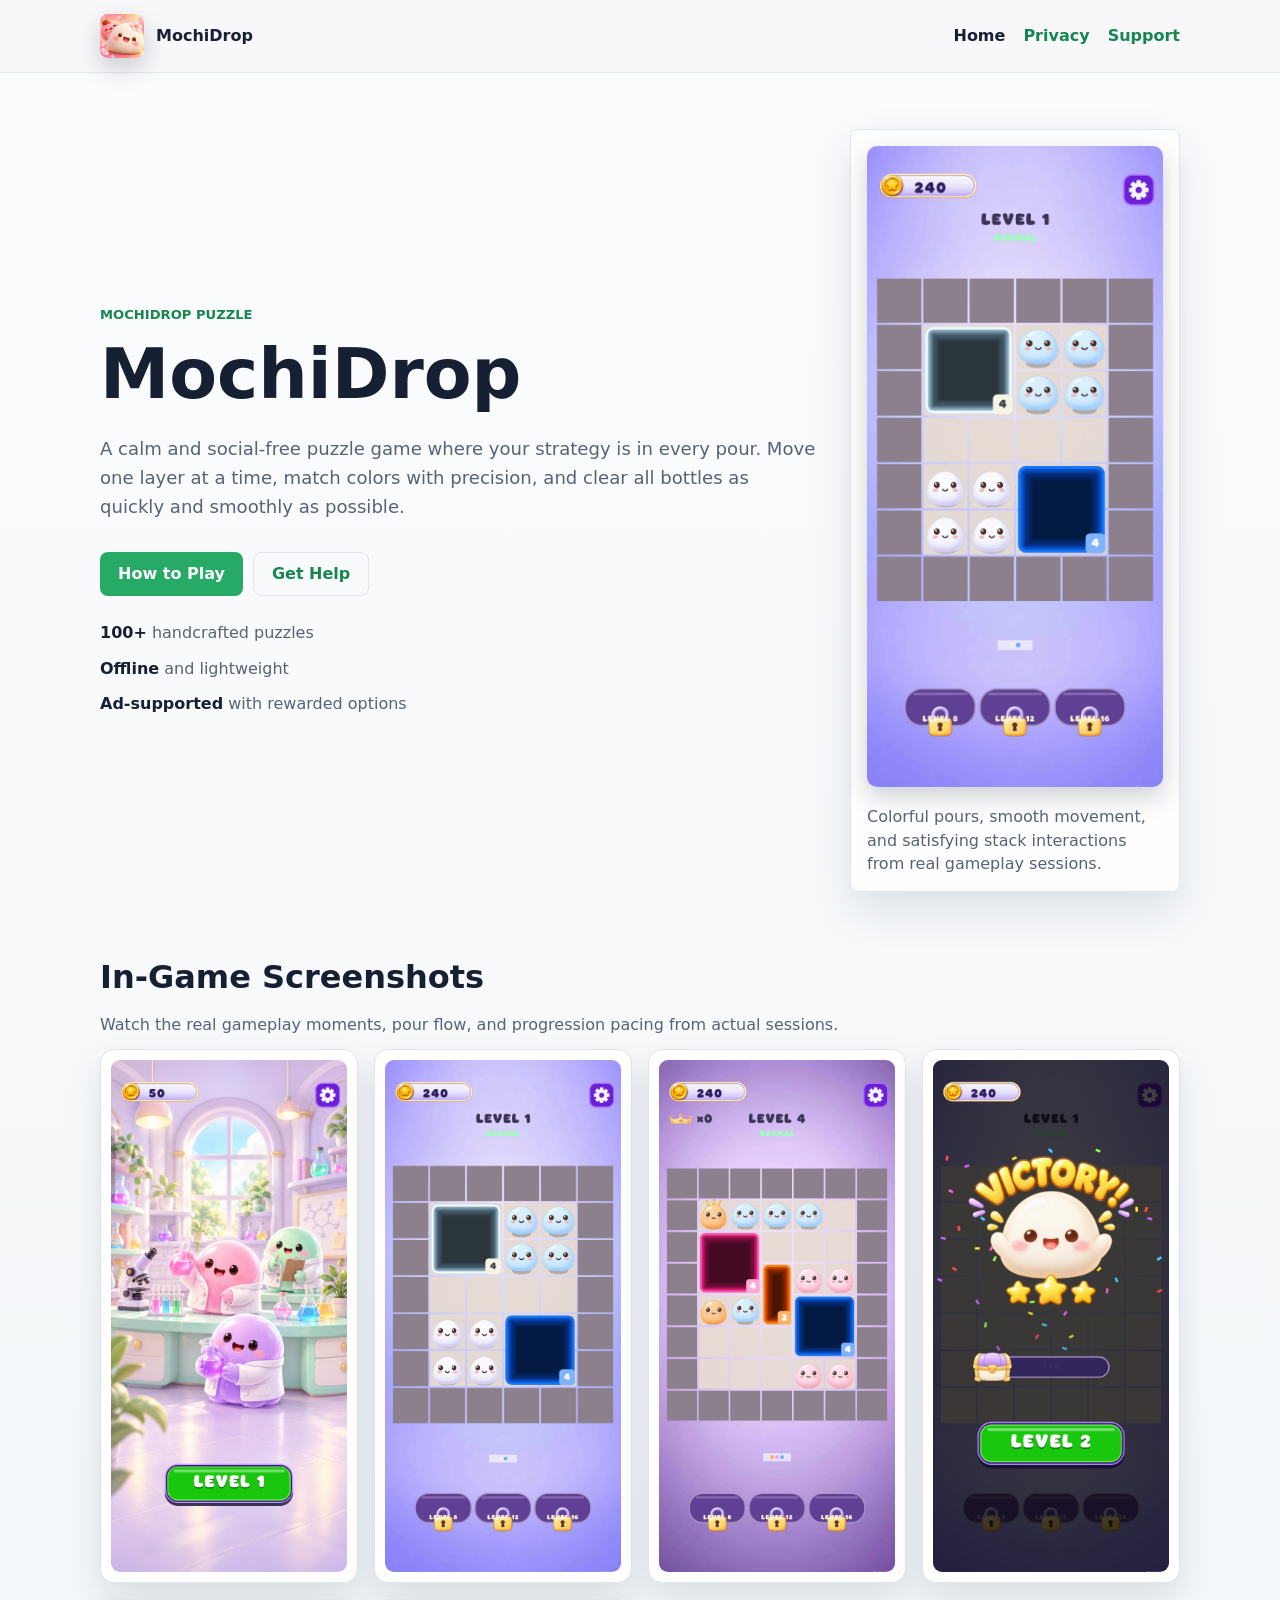
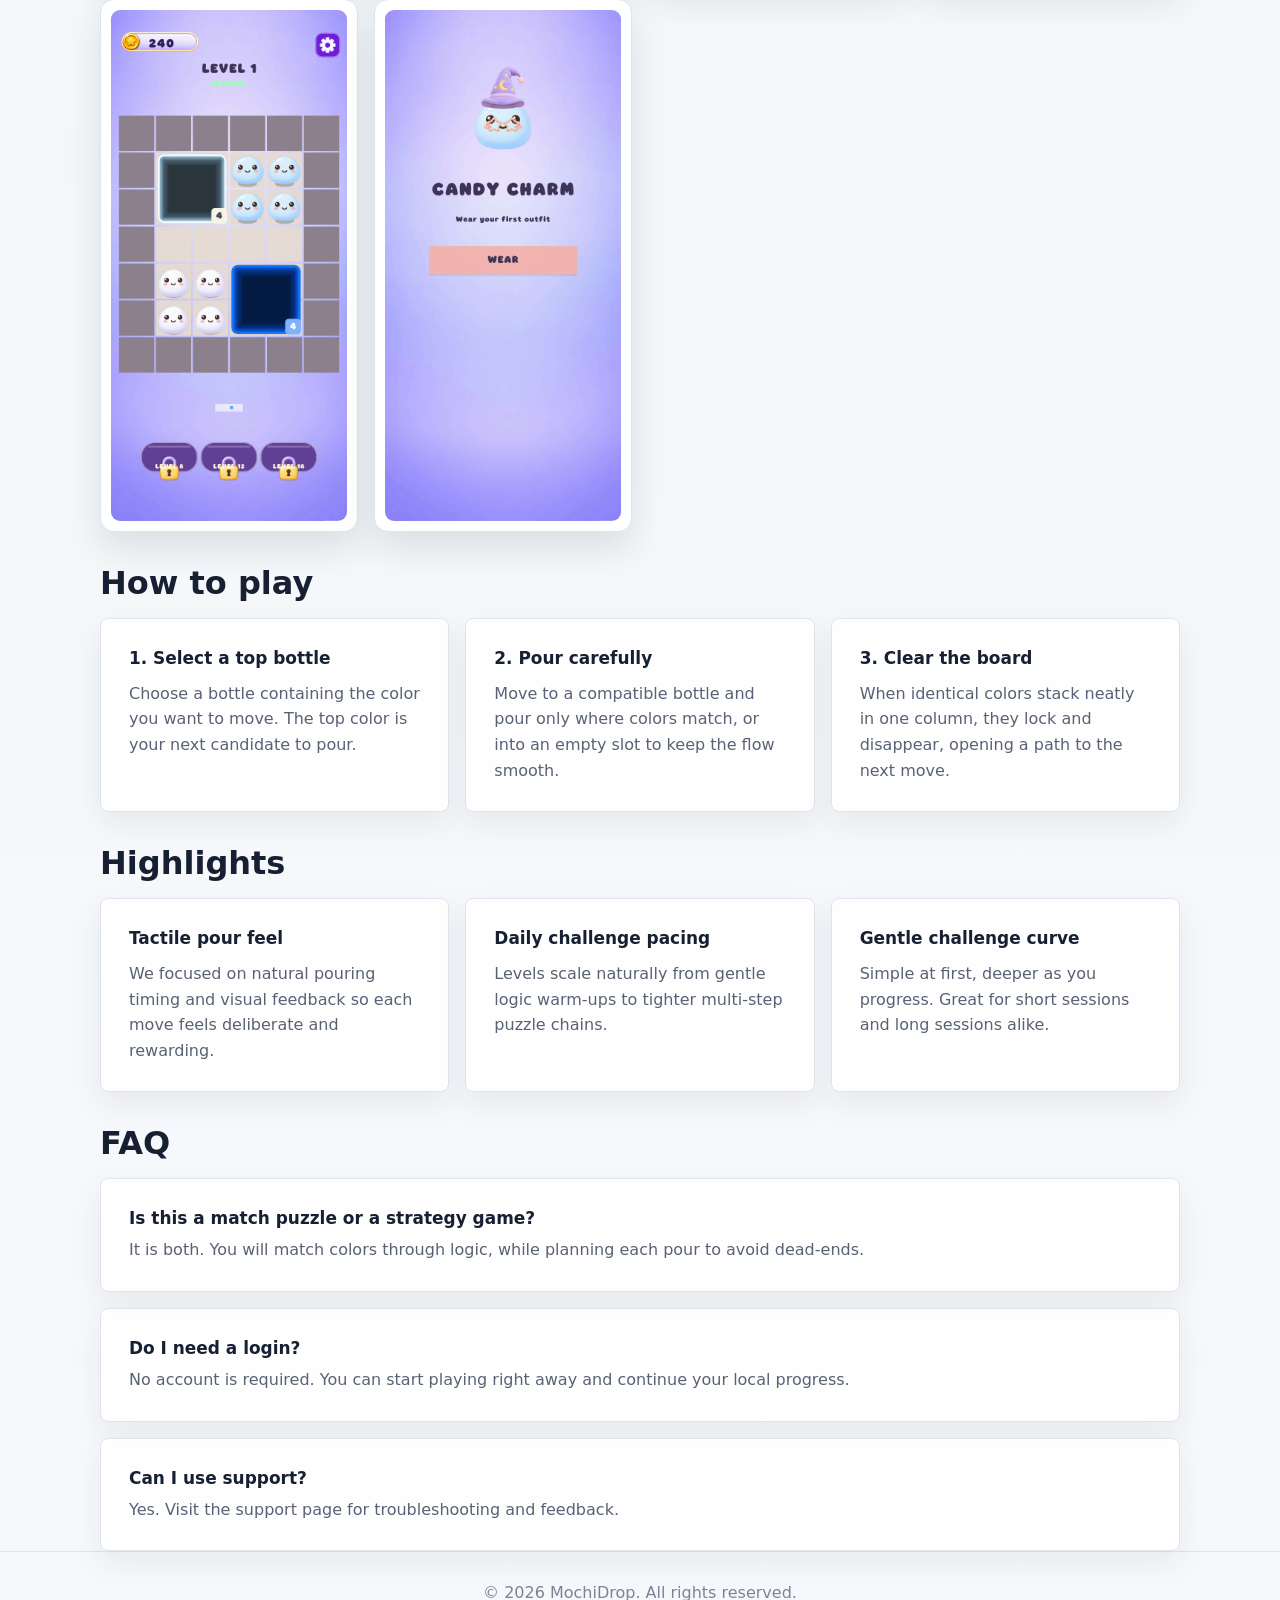
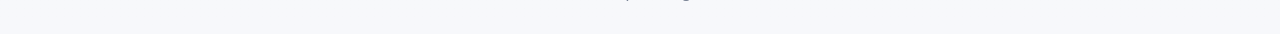
<file: index.html>
<!doctype html>
<html lang="en">
<head>
  <meta charset="utf-8">
  <meta name="viewport" content="width=device-width, initial-scale=1">
  <meta name="robots" content="index,follow">
  <meta name="description" content="MochiDrop - a calm, tactile puzzle game with colorful pours and satisfying matches.">
  <title>MochiDrop | Puzzle Game</title>
  <link rel="icon" href="assets/app-icon.png">
  <link rel="apple-touch-icon" href="assets/app-icon.png">
  <link rel="stylesheet" href="assets/styles.css">
</head>
<body>
  <header class="site-header">
    <nav class="top-nav" aria-label="Page navigation">
      <a class="brand" href="index.html" aria-label="MochiDrop">
        <img src="assets/app-icon.png" alt="" width="44" height="44">
        <span>MochiDrop</span>
      </a>
      <div class="nav-links">
        <a href="index.html" aria-current="page">Home</a>
        <a href="privacy.html">Privacy</a>
        <a href="support/">Support</a>
      </div>
    </nav>
  </header>

  <main>
    <section class="hero landing-hero">
      <div class="hero-copy">
        <p class="eyebrow">MochiDrop Puzzle</p>
        <h1>MochiDrop</h1>
        <p class="lead">
          A calm and social-free puzzle game where your strategy is in every pour. Move one layer at a time,
          match colors with precision, and clear all bottles as quickly and smoothly as possible.
        </p>
        <div class="cta-row">
          <a class="button-link" href="#how-to-play">How to Play</a>
          <a class="button-link button-link--ghost" href="support/">Get Help</a>
        </div>
        <ul class="stat-list" aria-label="Game highlights">
          <li><strong>100+</strong> handcrafted puzzles</li>
          <li><strong>Offline</strong> and lightweight</li>
          <li><strong>Ad-supported</strong> with rewarded options</li>
        </ul>
      </div>
      <div class="hero-badge landing-preview" aria-label="Game cover and preview">
        <figure class="hero-shot">
          <img src="assets/screenshots/6.png" alt="MochiDrop gameplay screenshot" loading="eager">
        </figure>
        <p>Colorful pours, smooth movement, and satisfying stack interactions from real gameplay sessions.</p>
      </div>
    </section>

    <section class="section-block">
      <div class="section-header">
        <h2>In-Game Screenshots</h2>
      </div>
      <p class="section-intro">Watch the real gameplay moments, pour flow, and progression pacing from actual sessions.</p>
      <div class="screenshot-rail" role="list" aria-label="MochiDrop screenshot gallery">
        <figure class="screenshot-card">
          <img src="assets/screenshots/1.png" alt="MochiDrop gameplay shot with colorful stacks" loading="lazy">
        </figure>
        <figure class="screenshot-card">
          <img src="assets/screenshots/2.png" alt="MochiDrop puzzle move and matching colors" loading="lazy">
        </figure>
        <figure class="screenshot-card">
          <img src="assets/screenshots/3.png" alt="MochiDrop strategy and bottle state management" loading="lazy">
        </figure>
        <figure class="screenshot-card">
          <img src="assets/screenshots/5.png" alt="MochiDrop level progress and win state" loading="lazy">
        </figure>
        <figure class="screenshot-card">
          <img src="assets/screenshots/6.png" alt="MochiDrop dynamic pour movement effect" loading="lazy">
        </figure>
        <figure class="screenshot-card">
          <img src="assets/screenshots/7.png" alt="MochiDrop puzzle solving scene" loading="lazy">
        </figure>
      </div>
    </section>

    <section id="how-to-play" class="section-block">
      <div class="section-header">
        <h2>How to play</h2>
      </div>
      <div class="feature-grid">
        <article class="policy-section">
          <h3>1. Select a top bottle</h3>
          <p>Choose a bottle containing the color you want to move. The top color is your next candidate to pour.</p>
        </article>
        <article class="policy-section">
          <h3>2. Pour carefully</h3>
          <p>Move to a compatible bottle and pour only where colors match, or into an empty slot to keep the flow smooth.</p>
        </article>
        <article class="policy-section">
          <h3>3. Clear the board</h3>
          <p>When identical colors stack neatly in one column, they lock and disappear, opening a path to the next move.</p>
        </article>
      </div>
    </section>

    <section class="section-block">
      <div class="section-header">
        <h2>Highlights</h2>
      </div>
      <div class="feature-grid">
        <article class="policy-section">
          <h3>Tactile pour feel</h3>
          <p>We focused on natural pouring timing and visual feedback so each move feels deliberate and rewarding.</p>
        </article>
        <article class="policy-section">
          <h3>Daily challenge pacing</h3>
          <p>Levels scale naturally from gentle logic warm-ups to tighter multi-step puzzle chains.</p>
        </article>
        <article class="policy-section">
          <h3>Gentle challenge curve</h3>
          <p>Simple at first, deeper as you progress. Great for short sessions and long sessions alike.</p>
        </article>
      </div>
    </section>

    <section class="section-block">
      <div class="section-header">
        <h2>FAQ</h2>
      </div>
      <div class="faq-list">
        <article class="policy-section">
          <h3>Is this a match puzzle or a strategy game?</h3>
          <p>It is both. You will match colors through logic, while planning each pour to avoid dead-ends.</p>
        </article>
        <article class="policy-section">
          <h3>Do I need a login?</h3>
          <p>No account is required. You can start playing right away and continue your local progress.</p>
        </article>
        <article class="policy-section">
          <h3>Can I use support?</h3>
          <p>Yes. Visit the support page for troubleshooting and feedback.</p>
        </article>
      </div>
    </section>
  </main>

  <footer class="site-footer">
    <p>© 2026 MochiDrop. All rights reserved.</p>
  </footer>
</body>
</html>
</file>
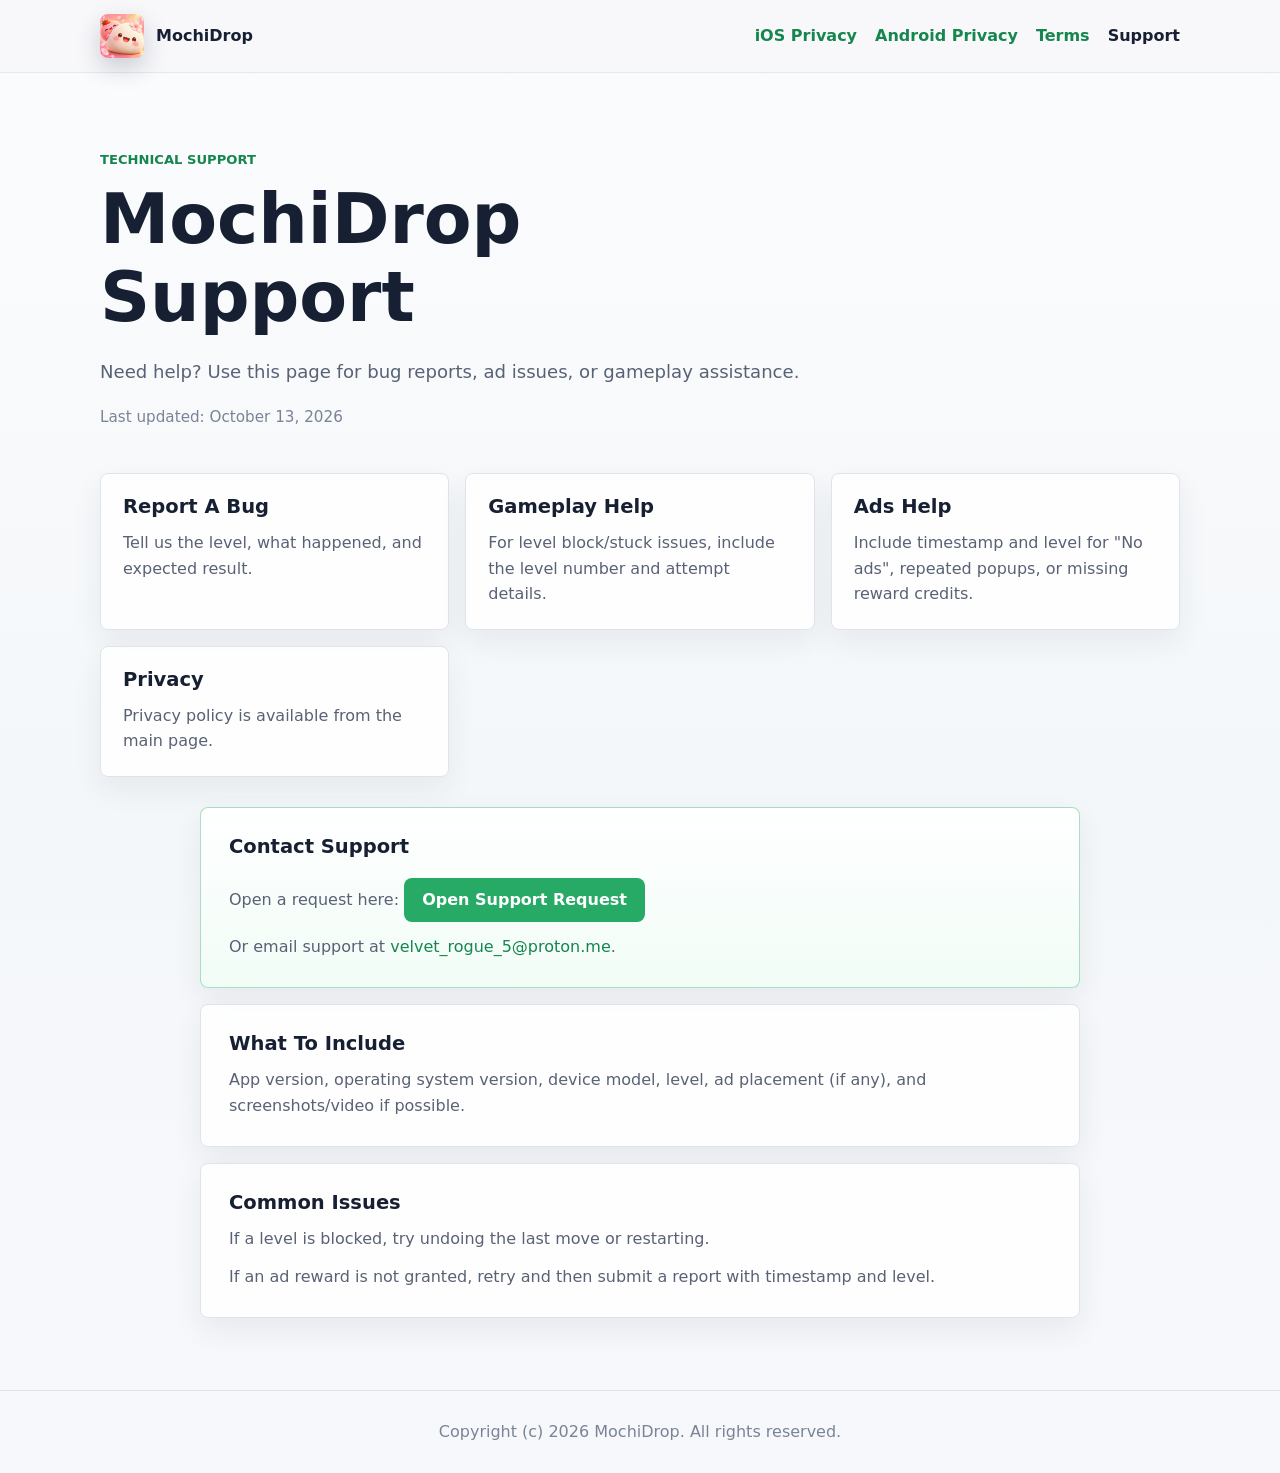
<file: support/index.html>
<!doctype html>
<html lang="en">
<head>
  <meta charset="utf-8">
  <meta name="viewport" content="width=device-width, initial-scale=1">
  <meta name="robots" content="index,follow">
  <meta name="description" content="Technical support page for MochiDrop.">
  <title>Support | MochiDrop</title>
  <link rel="icon" href="../assets/app-icon.png">
  <link rel="apple-touch-icon" href="../assets/app-icon.png">
  <link rel="stylesheet" href="../assets/styles.css">
</head>
<body>
  <header class="site-header">
    <nav class="top-nav" aria-label="Page navigation">
      <a class="brand" href="../privacy.html" aria-label="MochiDrop">
        <img src="../assets/app-icon.png" alt="" width="44" height="44">
        <span>MochiDrop</span>
      </a>
      <div class="nav-links">
        <a href="../privacy.html">iOS Privacy</a>
        <a href="../android_privacy_policy.html">Android Privacy</a>
        <a href="../android_terms_of_use.html">Terms</a>
        <a href="./" aria-current="page">Support</a>
      </div>
    </nav>
  </header>

  <main>
    <section class="hero support-hero">
      <div class="hero-copy">
        <p class="eyebrow">Technical Support</p>
        <h1>MochiDrop Support</h1>
        <p class="lead">Need help? Use this page for bug reports, ad issues, or gameplay assistance.</p>
        <p class="updated">Last updated: October 13, 2026</p>
      </div>
    </section>

    <section class="summary-grid" aria-label="Support quick links">
      <article>
        <h2>Report A Bug</h2>
        <p>Tell us the level, what happened, and expected result.</p>
      </article>
      <article>
        <h2>Gameplay Help</h2>
        <p>For level block/stuck issues, include the level number and attempt details.</p>
      </article>
      <article>
        <h2>Ads Help</h2>
        <p>Include timestamp and level for "No ads", repeated popups, or missing reward credits.</p>
      </article>
      <article>
        <h2>Privacy</h2>
        <p>Privacy policy is available from the main page.</p>
      </article>
    </section>

    <section class="policy support-content">
      <article class="policy-section contact-panel">
        <h2>Contact Support</h2>
        <p>
          Open a request here:
          <a class="button-link" href="mailto:velvet_rogue_5@proton.me" rel="noopener">Open Support Request</a>
        </p>
        <p>
          Or email support at
          <a href="mailto:velvet_rogue_5@proton.me">velvet_rogue_5@proton.me</a>.
        </p>
      </article>

      <article class="policy-section">
        <h2>What To Include</h2>
        <p>App version, operating system version, device model, level, ad placement (if any), and screenshots/video if possible.</p>
      </article>

      <article class="policy-section">
        <h2>Common Issues</h2>
        <p>If a level is blocked, try undoing the last move or restarting.</p>
        <p>If an ad reward is not granted, retry and then submit a report with timestamp and level.</p>
      </article>
    </section>
  </main>

  <footer class="site-footer">
    <p>Copyright (c) 2026 MochiDrop. All rights reserved.</p>
  </footer>
</body>
</html>
</file>
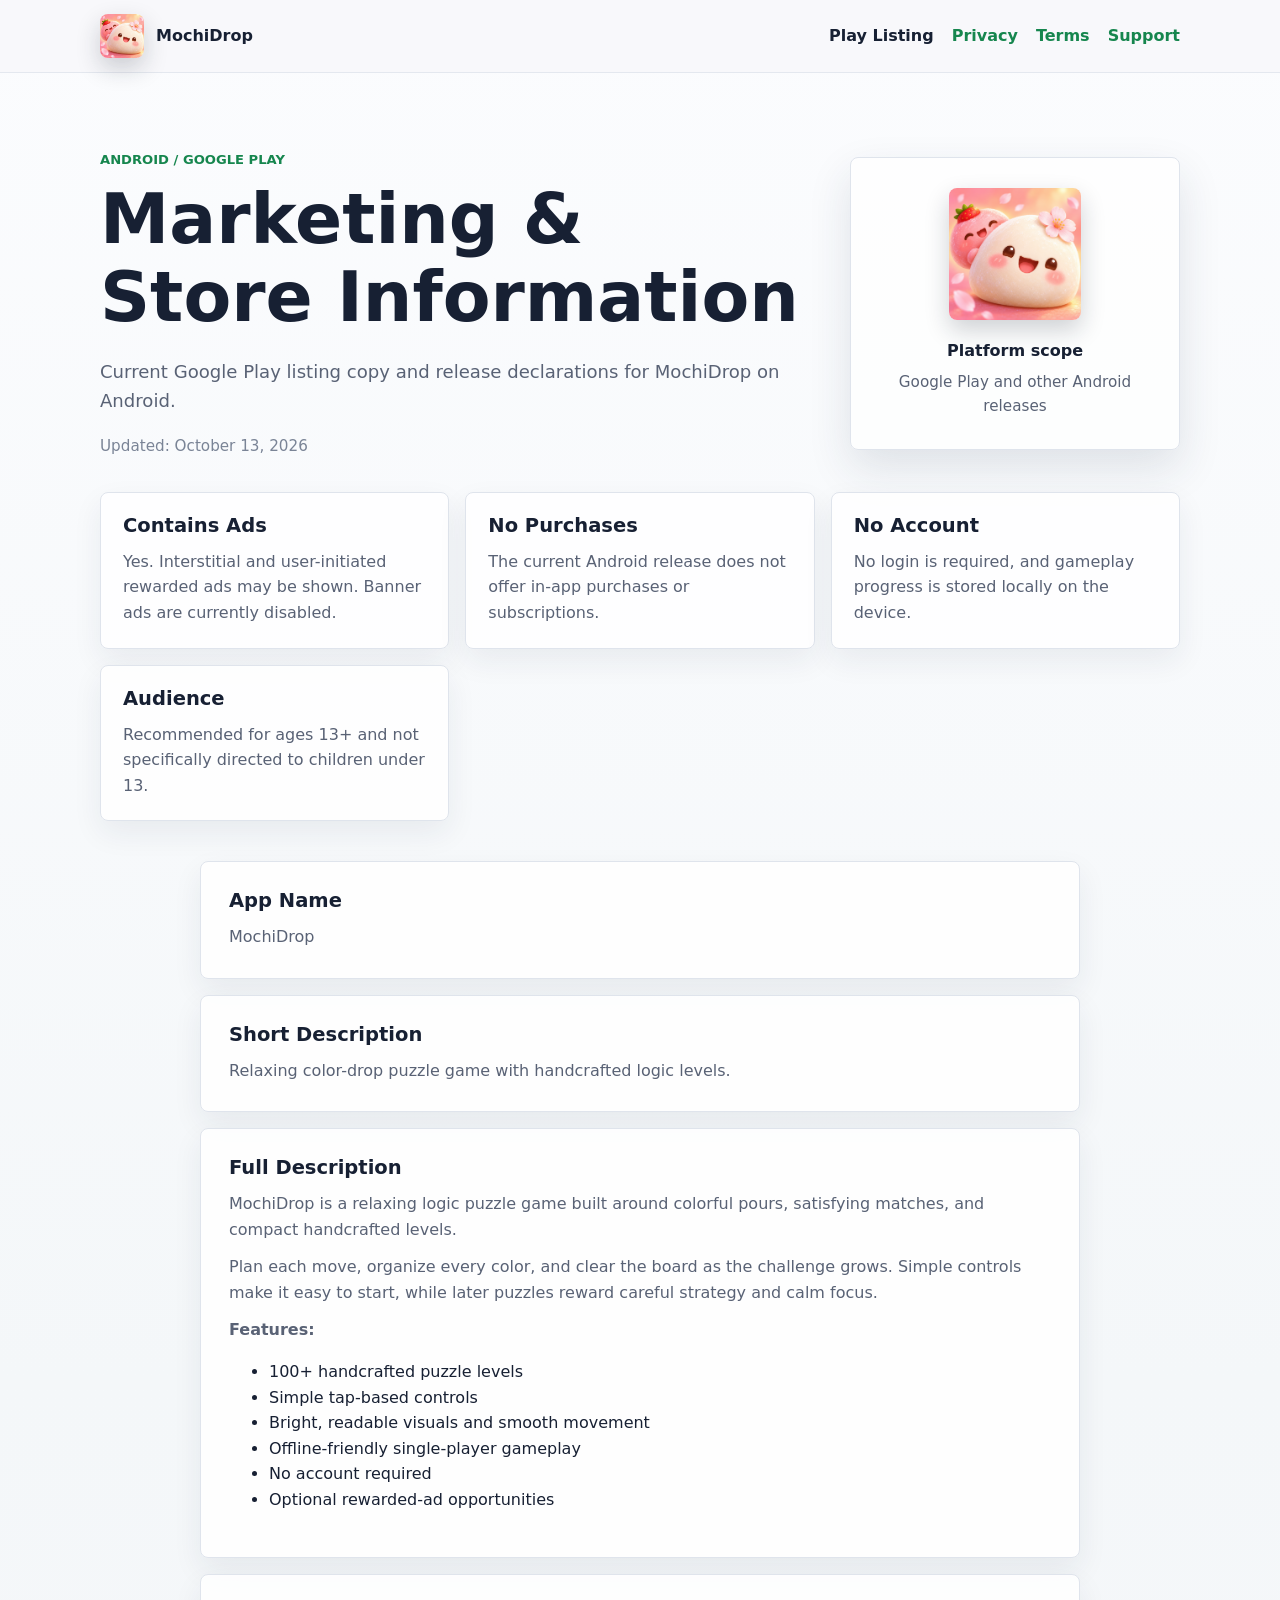
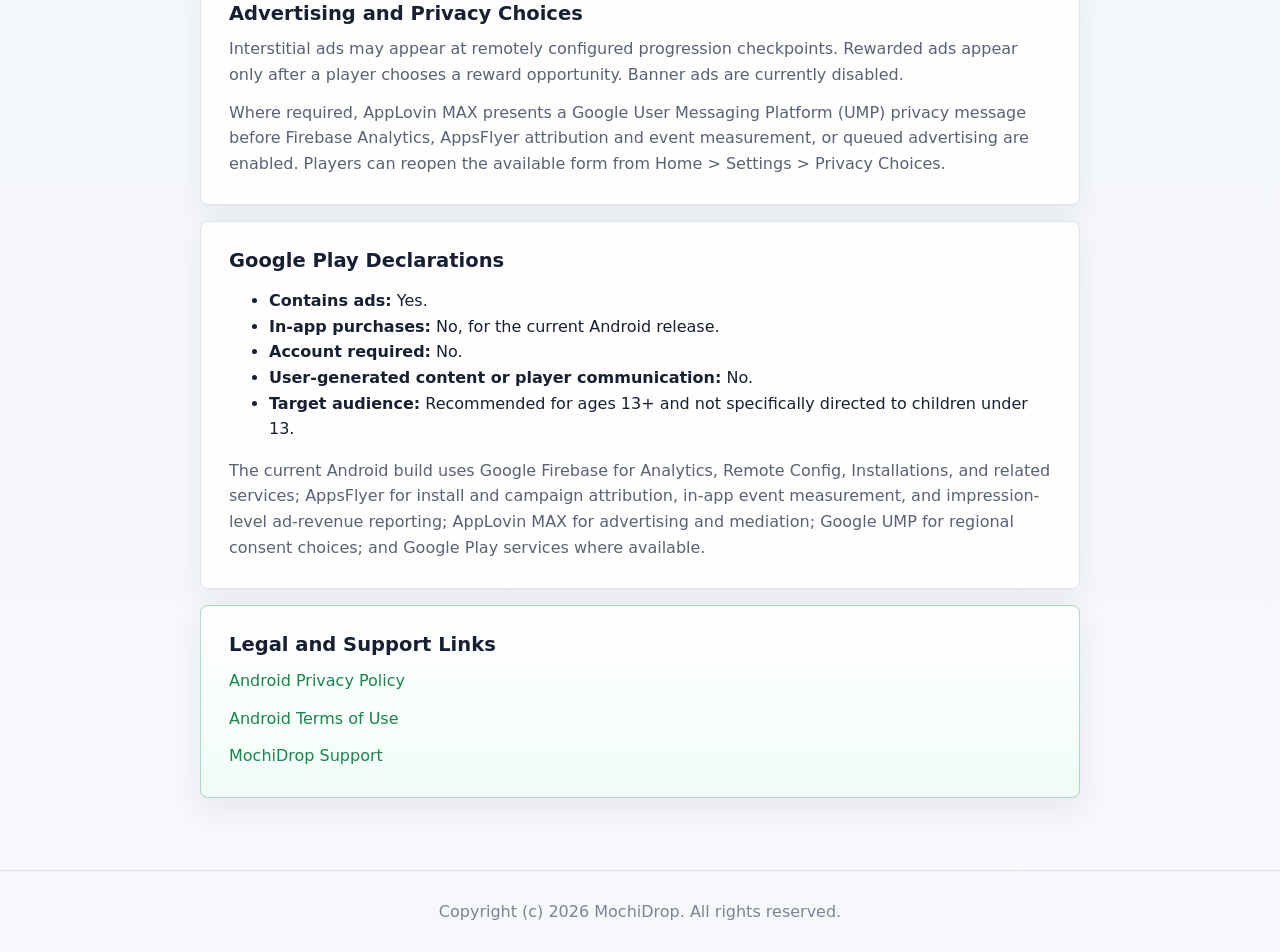
<file: android_marketing.html>
<!doctype html>
<html lang="en">
<head>
  <meta charset="utf-8">
  <meta name="viewport" content="width=device-width, initial-scale=1">
  <meta name="robots" content="index,follow">
  <meta name="description" content="Google Play marketing copy and release declarations for the Android version of MochiDrop.">
  <title>Android Marketing | MochiDrop</title>
  <link rel="icon" href="assets/app-icon.png">
  <link rel="stylesheet" href="assets/styles.css">
</head>
<body>
  <header class="site-header">
    <nav class="top-nav" aria-label="Page navigation">
      <a class="brand" href="index.html" aria-label="MochiDrop home">
        <img src="assets/app-icon.png" alt="" width="44" height="44">
        <span>MochiDrop</span>
      </a>
      <div class="nav-links">
        <a href="android_marketing.html" aria-current="page">Play Listing</a>
        <a href="android_privacy_policy.html">Privacy</a>
        <a href="android_terms_of_use.html">Terms</a>
        <a href="support/">Support</a>
      </div>
    </nav>
  </header>

  <main>
    <section class="hero">
      <div class="hero-copy">
        <p class="eyebrow">Android / Google Play</p>
        <h1>Marketing &amp; Store Information</h1>
        <p class="lead">Current Google Play listing copy and release declarations for MochiDrop on Android.</p>
        <p class="updated">Updated: October 13, 2026</p>
      </div>
      <div class="hero-badge" aria-label="Android release summary">
        <img src="assets/app-icon.png" alt="MochiDrop app icon" width="132" height="132">
        <div>
          <strong>Platform scope</strong>
          <span>Google Play and other Android releases</span>
        </div>
      </div>
    </section>

    <section class="summary-grid" aria-label="Google Play declaration summary">
      <article>
        <h2>Contains Ads</h2>
        <p>Yes. Interstitial and user-initiated rewarded ads may be shown. Banner ads are currently disabled.</p>
      </article>
      <article>
        <h2>No Purchases</h2>
        <p>The current Android release does not offer in-app purchases or subscriptions.</p>
      </article>
      <article>
        <h2>No Account</h2>
        <p>No login is required, and gameplay progress is stored locally on the device.</p>
      </article>
      <article>
        <h2>Audience</h2>
        <p>Recommended for ages 13+ and not specifically directed to children under 13.</p>
      </article>
    </section>

    <section class="policy">
      <article class="policy-section">
        <h2>App Name</h2>
        <p>MochiDrop</p>
      </article>

      <article class="policy-section">
        <h2>Short Description</h2>
        <p>Relaxing color-drop puzzle game with handcrafted logic levels.</p>
      </article>

      <article class="policy-section">
        <h2>Full Description</h2>
        <p>MochiDrop is a relaxing logic puzzle game built around colorful pours, satisfying matches, and compact handcrafted levels.</p>
        <p>Plan each move, organize every color, and clear the board as the challenge grows. Simple controls make it easy to start, while later puzzles reward careful strategy and calm focus.</p>
        <p><strong>Features:</strong></p>
        <ul>
          <li>100+ handcrafted puzzle levels</li>
          <li>Simple tap-based controls</li>
          <li>Bright, readable visuals and smooth movement</li>
          <li>Offline-friendly single-player gameplay</li>
          <li>No account required</li>
          <li>Optional rewarded-ad opportunities</li>
        </ul>
      </article>

      <article class="policy-section">
        <h2>Advertising and Privacy Choices</h2>
        <p>Interstitial ads may appear at remotely configured progression checkpoints. Rewarded ads appear only after a player chooses a reward opportunity. Banner ads are currently disabled.</p>
        <p>Where required, AppLovin MAX presents a Google User Messaging Platform (UMP) privacy message before Firebase Analytics, AppsFlyer attribution and event measurement, or queued advertising are enabled. Players can reopen the available form from Home &gt; Settings &gt; Privacy Choices.</p>
      </article>

      <article class="policy-section">
        <h2>Google Play Declarations</h2>
        <ul>
          <li><strong>Contains ads:</strong> Yes.</li>
          <li><strong>In-app purchases:</strong> No, for the current Android release.</li>
          <li><strong>Account required:</strong> No.</li>
          <li><strong>User-generated content or player communication:</strong> No.</li>
          <li><strong>Target audience:</strong> Recommended for ages 13+ and not specifically directed to children under 13.</li>
        </ul>
        <p>The current Android build uses Google Firebase for Analytics, Remote Config, Installations, and related services; AppsFlyer for install and campaign attribution, in-app event measurement, and impression-level ad-revenue reporting; AppLovin MAX for advertising and mediation; Google UMP for regional consent choices; and Google Play services where available.</p>
      </article>

      <article class="policy-section contact-panel">
        <h2>Legal and Support Links</h2>
        <p><a href="android_privacy_policy.html">Android Privacy Policy</a></p>
        <p><a href="android_terms_of_use.html">Android Terms of Use</a></p>
        <p><a href="support/">MochiDrop Support</a></p>
      </article>
    </section>
  </main>

  <footer class="site-footer">
    <p>Copyright (c) 2026 MochiDrop. All rights reserved.</p>
  </footer>
</body>
</html>
</file>
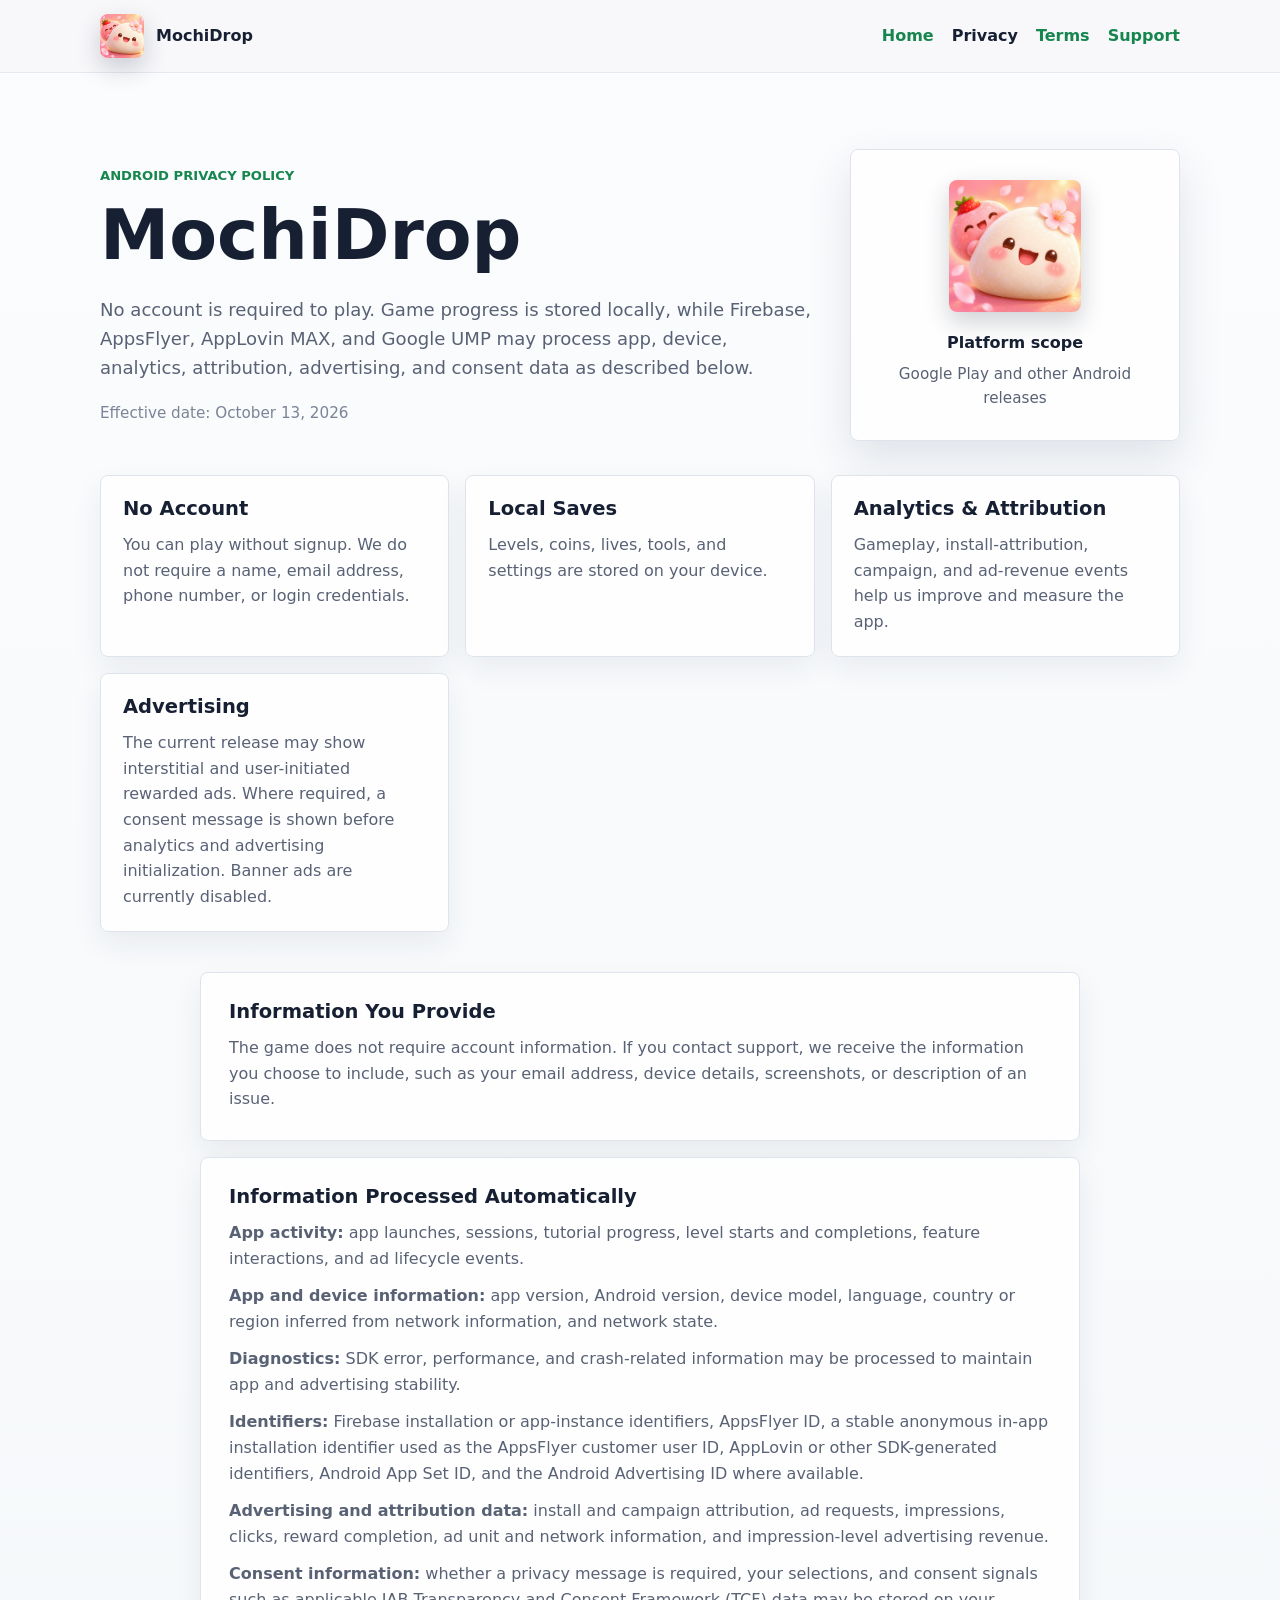
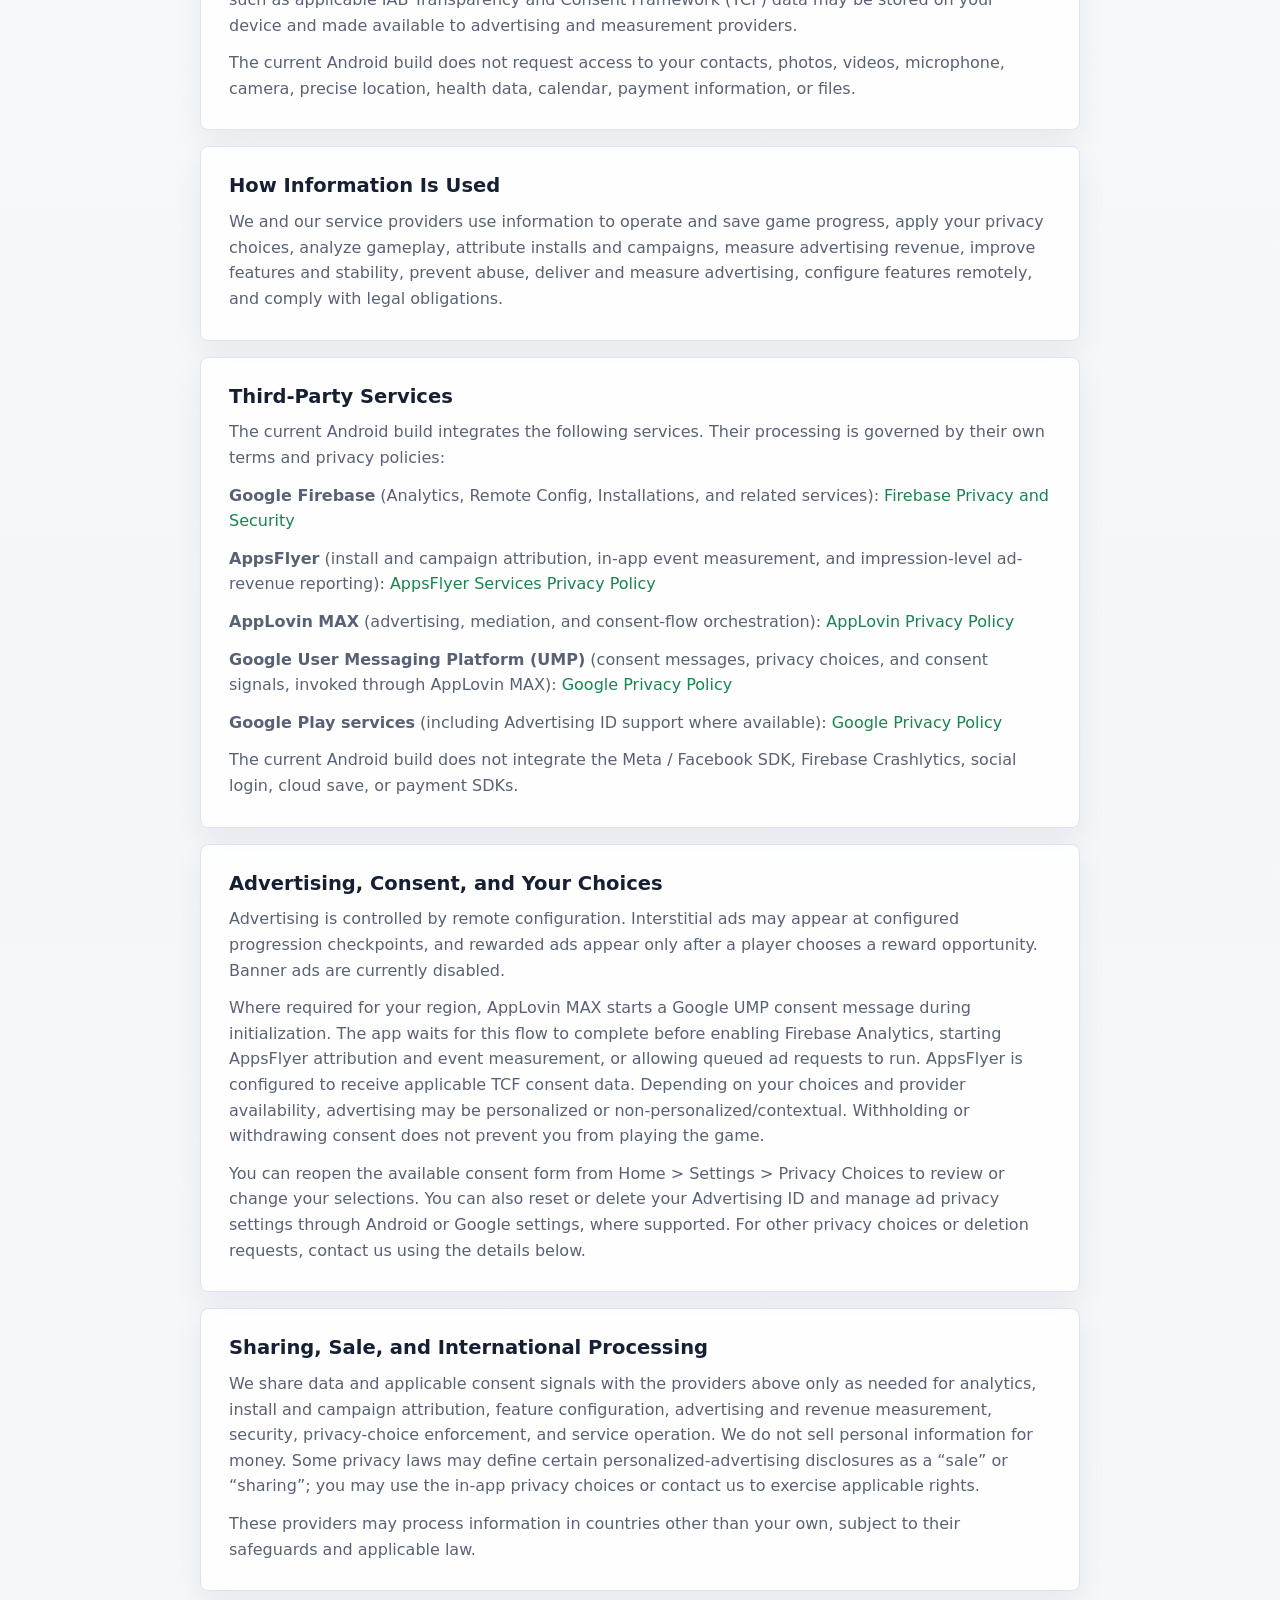
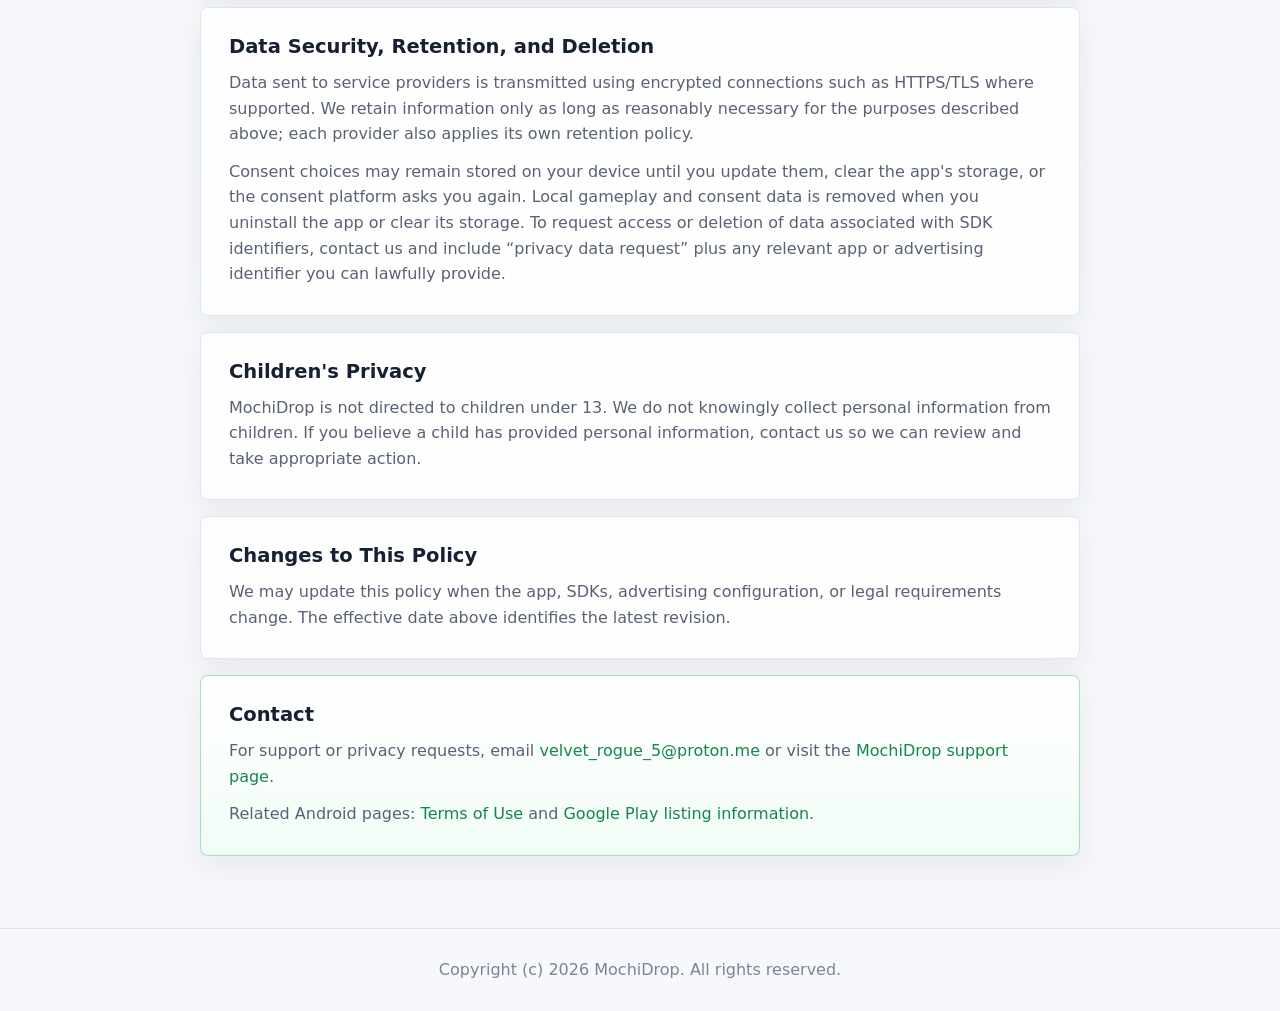
<file: android_privacy_policy.html>
<!doctype html>
<html lang="en">
<head>
  <meta charset="utf-8">
  <meta name="viewport" content="width=device-width, initial-scale=1">
  <meta name="robots" content="index,follow">
  <meta name="description" content="Android Privacy Policy for MochiDrop, including Firebase analytics, AppsFlyer attribution, AppLovin MAX advertising, and Google UMP consent choices.">
  <title>Android Privacy Policy | MochiDrop</title>
  <link rel="icon" href="assets/app-icon.png">
  <link rel="stylesheet" href="assets/styles.css">
</head>
<body>
  <header class="site-header">
    <nav class="top-nav" aria-label="Page navigation">
      <a class="brand" href="index.html" aria-label="MochiDrop home">
        <img src="assets/app-icon.png" alt="" width="44" height="44">
        <span>MochiDrop</span>
      </a>
      <div class="nav-links">
        <a href="index.html">Home</a>
        <a href="android_privacy_policy.html" aria-current="page">Privacy</a>
        <a href="android_terms_of_use.html">Terms</a>
        <a href="support/">Support</a>
      </div>
    </nav>
  </header>

  <main>
    <section class="hero">
      <div class="hero-copy">
        <p class="eyebrow">Android Privacy Policy</p>
        <h1>MochiDrop</h1>
        <p class="lead">
          No account is required to play. Game progress is stored locally, while Firebase, AppsFlyer,
          AppLovin MAX, and Google UMP may process app, device, analytics, attribution, advertising, and consent data as described below.
        </p>
        <p class="updated">Effective date: October 13, 2026</p>
      </div>
      <div class="hero-badge" aria-label="Privacy summary">
        <img src="assets/app-icon.png" alt="MochiDrop app icon" width="132" height="132">
        <div>
          <strong>Platform scope</strong>
          <span>Google Play and other Android releases</span>
        </div>
      </div>
    </section>

    <section class="summary-grid" aria-label="Privacy summary cards">
      <article>
        <h2>No Account</h2>
        <p>You can play without signup. We do not require a name, email address, phone number, or login credentials.</p>
      </article>
      <article>
        <h2>Local Saves</h2>
        <p>Levels, coins, lives, tools, and settings are stored on your device.</p>
      </article>
      <article>
        <h2>Analytics &amp; Attribution</h2>
        <p>Gameplay, install-attribution, campaign, and ad-revenue events help us improve and measure the app.</p>
      </article>
      <article>
        <h2>Advertising</h2>
        <p>The current release may show interstitial and user-initiated rewarded ads. Where required, a consent message is shown before analytics and advertising initialization. Banner ads are currently disabled.</p>
      </article>
    </section>

    <section class="policy">
      <article class="policy-section">
        <h2>Information You Provide</h2>
        <p>The game does not require account information. If you contact support, we receive the information you choose to include, such as your email address, device details, screenshots, or description of an issue.</p>
      </article>

      <article class="policy-section">
        <h2>Information Processed Automatically</h2>
        <p><strong>App activity:</strong> app launches, sessions, tutorial progress, level starts and completions, feature interactions, and ad lifecycle events.</p>
        <p><strong>App and device information:</strong> app version, Android version, device model, language, country or region inferred from network information, and network state.</p>
        <p><strong>Diagnostics:</strong> SDK error, performance, and crash-related information may be processed to maintain app and advertising stability.</p>
        <p><strong>Identifiers:</strong> Firebase installation or app-instance identifiers, AppsFlyer ID, a stable anonymous in-app installation identifier used as the AppsFlyer customer user ID, AppLovin or other SDK-generated identifiers, Android App Set ID, and the Android Advertising ID where available.</p>
        <p><strong>Advertising and attribution data:</strong> install and campaign attribution, ad requests, impressions, clicks, reward completion, ad unit and network information, and impression-level advertising revenue.</p>
        <p><strong>Consent information:</strong> whether a privacy message is required, your selections, and consent signals such as applicable IAB Transparency and Consent Framework (TCF) data may be stored on your device and made available to advertising and measurement providers.</p>
        <p>The current Android build does not request access to your contacts, photos, videos, microphone, camera, precise location, health data, calendar, payment information, or files.</p>
      </article>

      <article class="policy-section">
        <h2>How Information Is Used</h2>
        <p>We and our service providers use information to operate and save game progress, apply your privacy choices, analyze gameplay, attribute installs and campaigns, measure advertising revenue, improve features and stability, prevent abuse, deliver and measure advertising, configure features remotely, and comply with legal obligations.</p>
      </article>

      <article class="policy-section">
        <h2>Third-Party Services</h2>
        <p>The current Android build integrates the following services. Their processing is governed by their own terms and privacy policies:</p>
        <p><strong>Google Firebase</strong> (Analytics, Remote Config, Installations, and related services): <a href="https://firebase.google.com/support/privacy/" rel="noopener">Firebase Privacy and Security</a></p>
        <p><strong>AppsFlyer</strong> (install and campaign attribution, in-app event measurement, and impression-level ad-revenue reporting): <a href="https://www.appsflyer.com/legal/services-privacy-policy/" rel="noopener">AppsFlyer Services Privacy Policy</a></p>
        <p><strong>AppLovin MAX</strong> (advertising, mediation, and consent-flow orchestration): <a href="https://www.applovin.com/privacy/" rel="noopener">AppLovin Privacy Policy</a></p>
        <p><strong>Google User Messaging Platform (UMP)</strong> (consent messages, privacy choices, and consent signals, invoked through AppLovin MAX): <a href="https://policies.google.com/privacy" rel="noopener">Google Privacy Policy</a></p>
        <p><strong>Google Play services</strong> (including Advertising ID support where available): <a href="https://policies.google.com/privacy" rel="noopener">Google Privacy Policy</a></p>
        <p>The current Android build does not integrate the Meta / Facebook SDK, Firebase Crashlytics, social login, cloud save, or payment SDKs.</p>
      </article>

      <article class="policy-section">
        <h2>Advertising, Consent, and Your Choices</h2>
        <p>Advertising is controlled by remote configuration. Interstitial ads may appear at configured progression checkpoints, and rewarded ads appear only after a player chooses a reward opportunity. Banner ads are currently disabled.</p>
        <p>Where required for your region, AppLovin MAX starts a Google UMP consent message during initialization. The app waits for this flow to complete before enabling Firebase Analytics, starting AppsFlyer attribution and event measurement, or allowing queued ad requests to run. AppsFlyer is configured to receive applicable TCF consent data. Depending on your choices and provider availability, advertising may be personalized or non-personalized/contextual. Withholding or withdrawing consent does not prevent you from playing the game.</p>
        <p>You can reopen the available consent form from Home &gt; Settings &gt; Privacy Choices to review or change your selections. You can also reset or delete your Advertising ID and manage ad privacy settings through Android or Google settings, where supported. For other privacy choices or deletion requests, contact us using the details below.</p>
      </article>

      <article class="policy-section">
        <h2>Sharing, Sale, and International Processing</h2>
        <p>We share data and applicable consent signals with the providers above only as needed for analytics, install and campaign attribution, feature configuration, advertising and revenue measurement, security, privacy-choice enforcement, and service operation. We do not sell personal information for money. Some privacy laws may define certain personalized-advertising disclosures as a “sale” or “sharing”; you may use the in-app privacy choices or contact us to exercise applicable rights.</p>
        <p>These providers may process information in countries other than your own, subject to their safeguards and applicable law.</p>
      </article>

      <article class="policy-section">
        <h2>Data Security, Retention, and Deletion</h2>
        <p>Data sent to service providers is transmitted using encrypted connections such as HTTPS/TLS where supported. We retain information only as long as reasonably necessary for the purposes described above; each provider also applies its own retention policy.</p>
        <p>Consent choices may remain stored on your device until you update them, clear the app's storage, or the consent platform asks you again. Local gameplay and consent data is removed when you uninstall the app or clear its storage. To request access or deletion of data associated with SDK identifiers, contact us and include “privacy data request” plus any relevant app or advertising identifier you can lawfully provide.</p>
      </article>

      <article class="policy-section">
        <h2>Children's Privacy</h2>
        <p>MochiDrop is not directed to children under 13. We do not knowingly collect personal information from children. If you believe a child has provided personal information, contact us so we can review and take appropriate action.</p>
      </article>

      <article class="policy-section">
        <h2>Changes to This Policy</h2>
        <p>We may update this policy when the app, SDKs, advertising configuration, or legal requirements change. The effective date above identifies the latest revision.</p>
      </article>

      <article id="contact" class="policy-section contact-panel">
        <h2>Contact</h2>
        <p>For support or privacy requests, email <a href="mailto:velvet_rogue_5@proton.me">velvet_rogue_5@proton.me</a> or visit the <a href="support/">MochiDrop support page</a>.</p>
        <p>Related Android pages: <a href="android_terms_of_use.html">Terms of Use</a> and <a href="android_marketing.html">Google Play listing information</a>.</p>
      </article>
    </section>
  </main>

  <footer class="site-footer">
    <p>Copyright (c) 2026 MochiDrop. All rights reserved.</p>
  </footer>
</body>
</html>
</file>
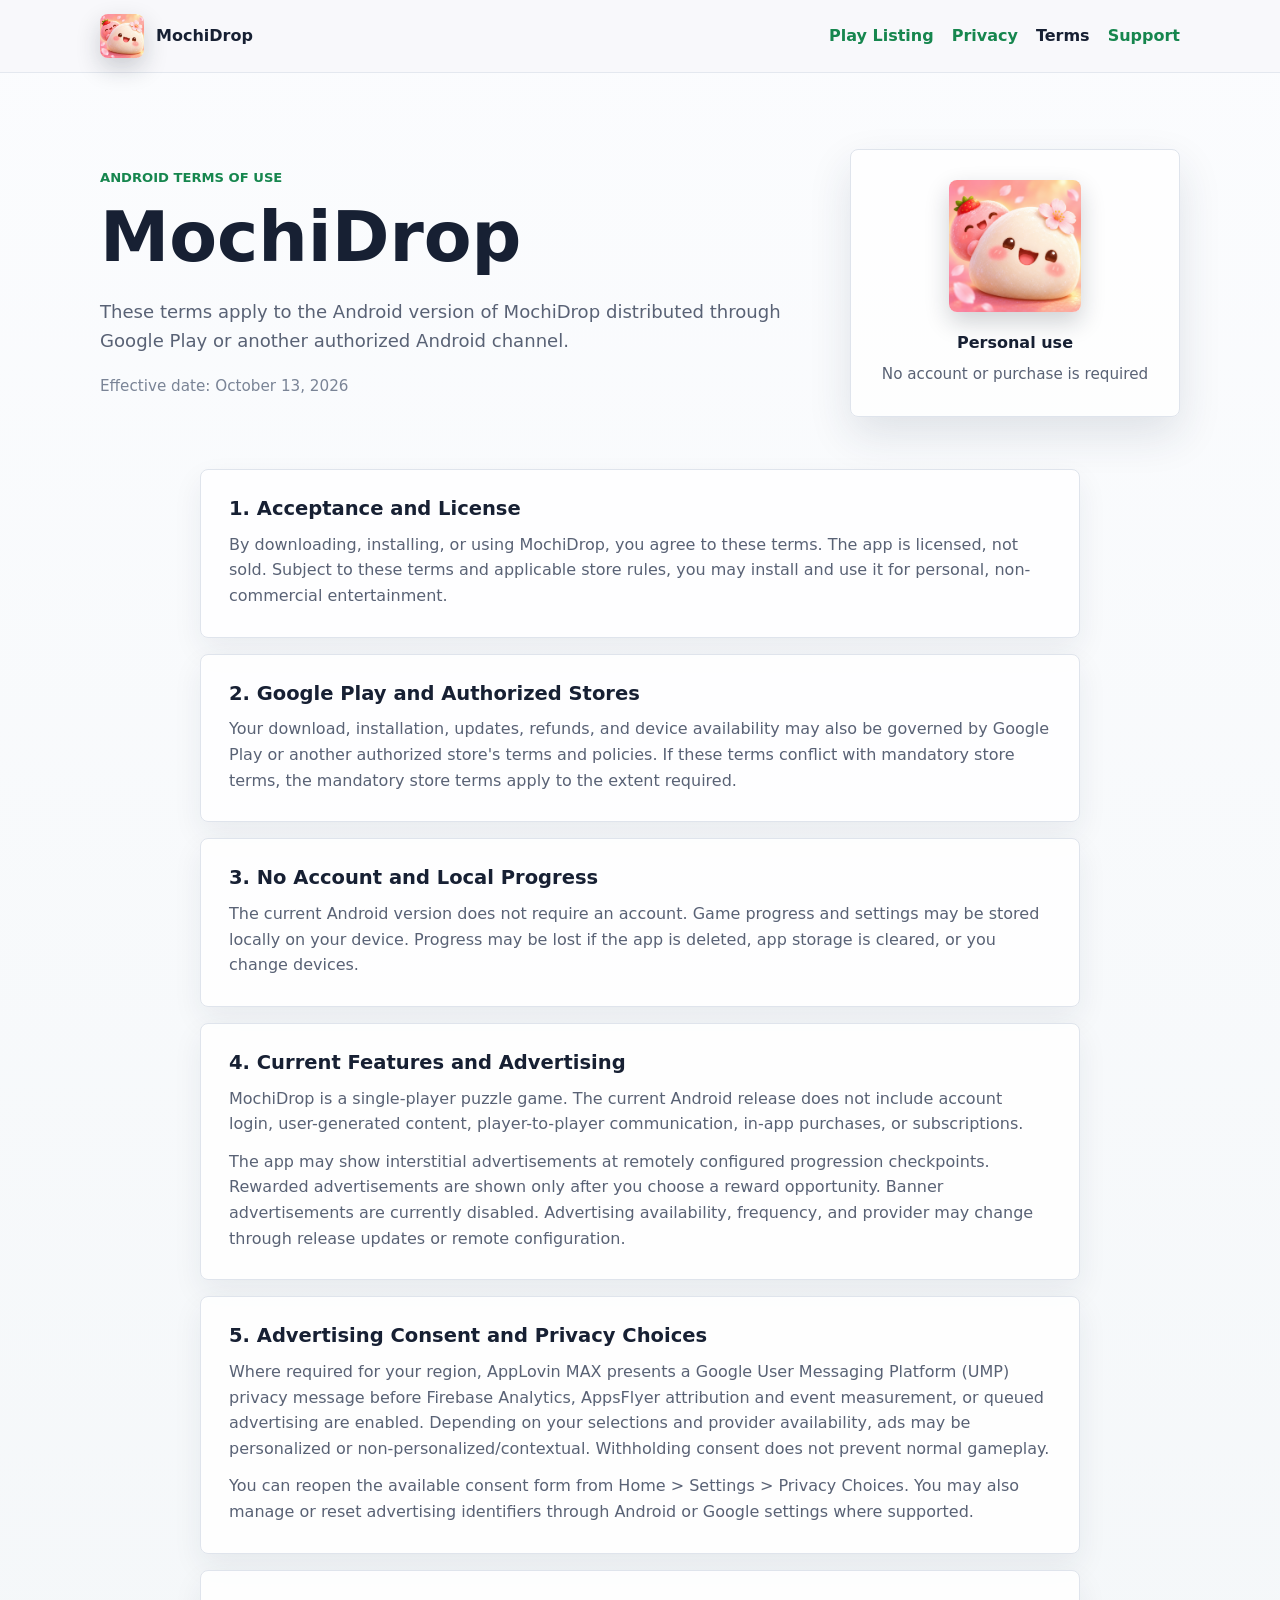
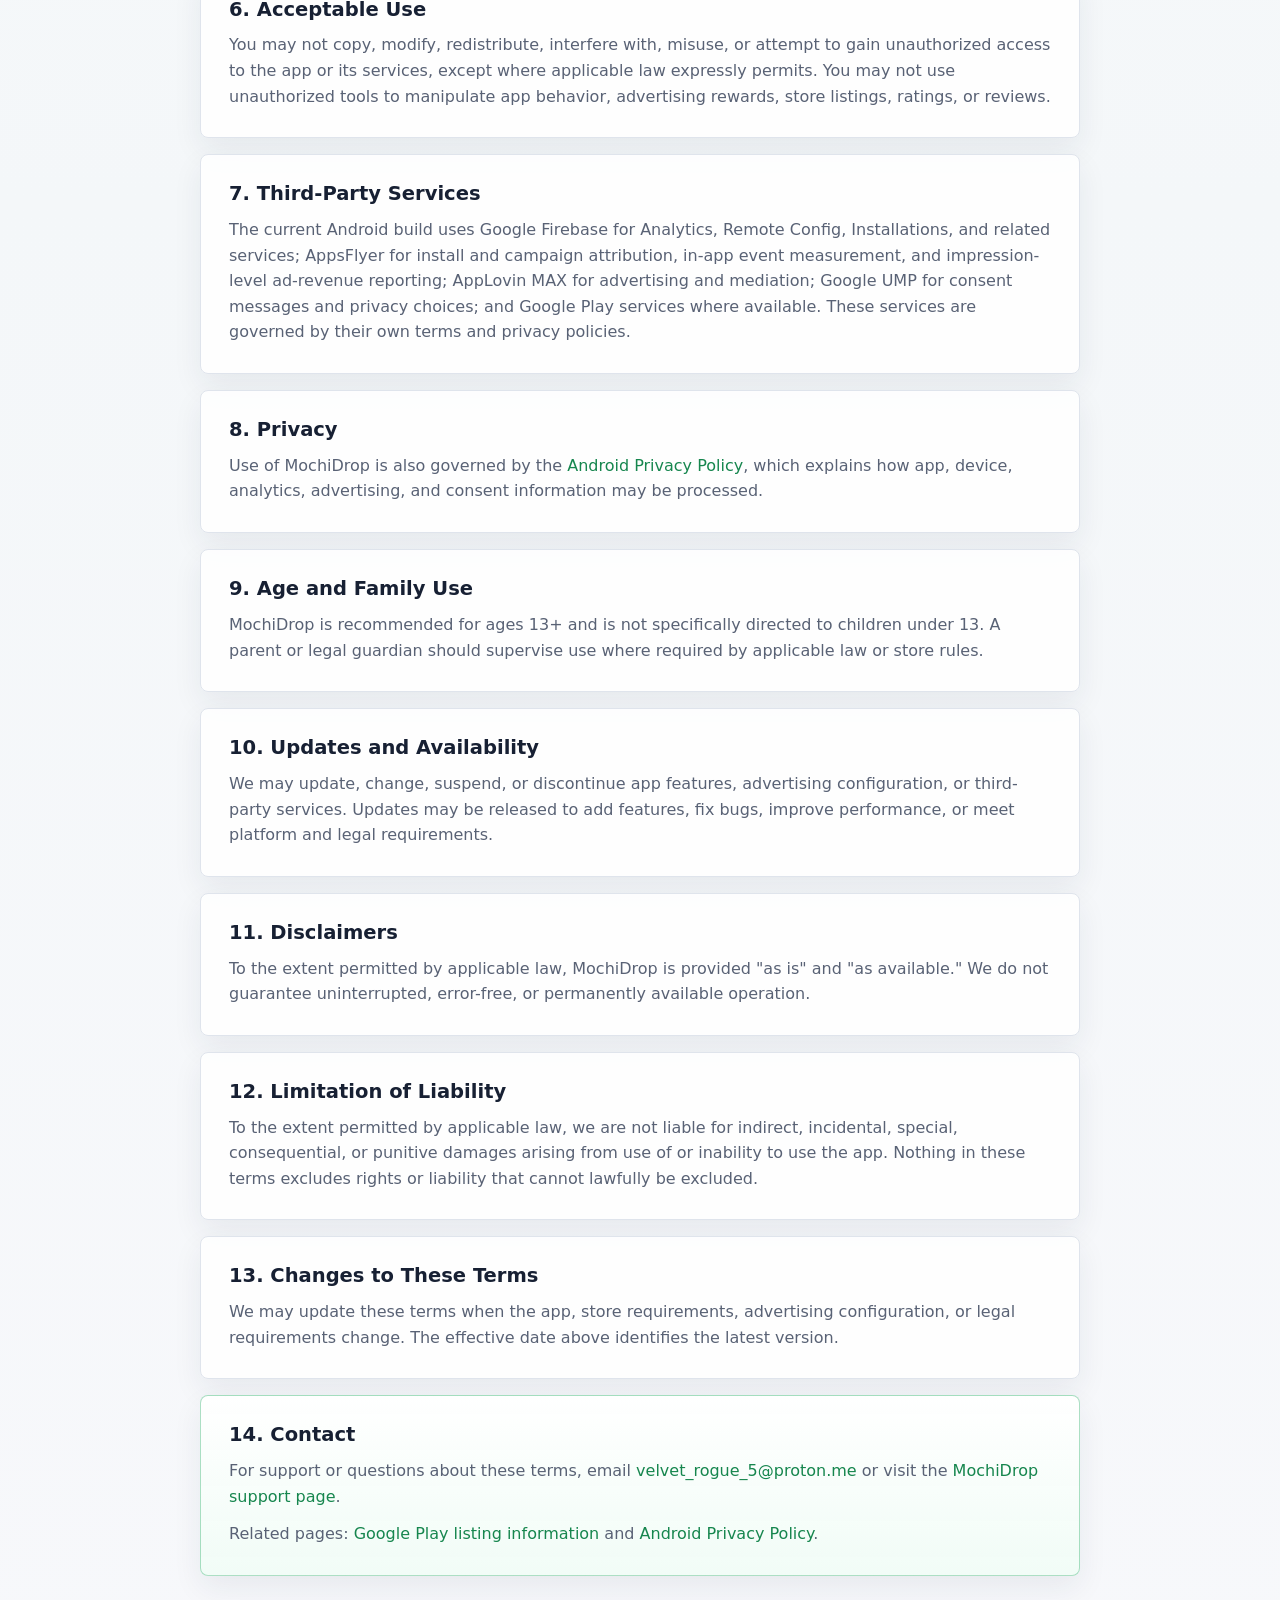
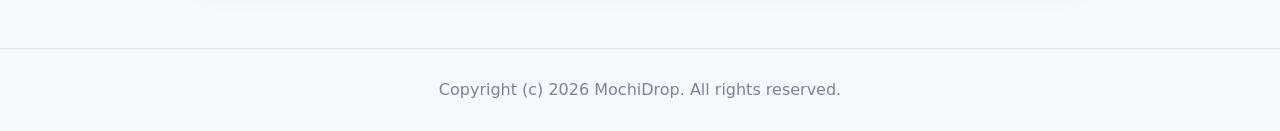
<file: android_terms_of_use.html>
<!doctype html>
<html lang="en">
<head>
  <meta charset="utf-8">
  <meta name="viewport" content="width=device-width, initial-scale=1">
  <meta name="robots" content="index,follow">
  <meta name="description" content="Terms of Use for the Android version of MochiDrop, including advertising and privacy choices.">
  <title>Android Terms of Use | MochiDrop</title>
  <link rel="icon" href="assets/app-icon.png">
  <link rel="stylesheet" href="assets/styles.css">
</head>
<body>
  <header class="site-header">
    <nav class="top-nav" aria-label="Page navigation">
      <a class="brand" href="index.html" aria-label="MochiDrop home">
        <img src="assets/app-icon.png" alt="" width="44" height="44">
        <span>MochiDrop</span>
      </a>
      <div class="nav-links">
        <a href="android_marketing.html">Play Listing</a>
        <a href="android_privacy_policy.html">Privacy</a>
        <a href="android_terms_of_use.html" aria-current="page">Terms</a>
        <a href="support/">Support</a>
      </div>
    </nav>
  </header>

  <main>
    <section class="hero">
      <div class="hero-copy">
        <p class="eyebrow">Android Terms of Use</p>
        <h1>MochiDrop</h1>
        <p class="lead">These terms apply to the Android version of MochiDrop distributed through Google Play or another authorized Android channel.</p>
        <p class="updated">Effective date: October 13, 2026</p>
      </div>
      <div class="hero-badge" aria-label="Terms summary">
        <img src="assets/app-icon.png" alt="MochiDrop app icon" width="132" height="132">
        <div>
          <strong>Personal use</strong>
          <span>No account or purchase is required</span>
        </div>
      </div>
    </section>

    <section class="policy">
      <article class="policy-section">
        <h2>1. Acceptance and License</h2>
        <p>By downloading, installing, or using MochiDrop, you agree to these terms. The app is licensed, not sold. Subject to these terms and applicable store rules, you may install and use it for personal, non-commercial entertainment.</p>
      </article>

      <article class="policy-section">
        <h2>2. Google Play and Authorized Stores</h2>
        <p>Your download, installation, updates, refunds, and device availability may also be governed by Google Play or another authorized store's terms and policies. If these terms conflict with mandatory store terms, the mandatory store terms apply to the extent required.</p>
      </article>

      <article class="policy-section">
        <h2>3. No Account and Local Progress</h2>
        <p>The current Android version does not require an account. Game progress and settings may be stored locally on your device. Progress may be lost if the app is deleted, app storage is cleared, or you change devices.</p>
      </article>

      <article class="policy-section">
        <h2>4. Current Features and Advertising</h2>
        <p>MochiDrop is a single-player puzzle game. The current Android release does not include account login, user-generated content, player-to-player communication, in-app purchases, or subscriptions.</p>
        <p>The app may show interstitial advertisements at remotely configured progression checkpoints. Rewarded advertisements are shown only after you choose a reward opportunity. Banner advertisements are currently disabled. Advertising availability, frequency, and provider may change through release updates or remote configuration.</p>
      </article>

      <article class="policy-section">
        <h2>5. Advertising Consent and Privacy Choices</h2>
        <p>Where required for your region, AppLovin MAX presents a Google User Messaging Platform (UMP) privacy message before Firebase Analytics, AppsFlyer attribution and event measurement, or queued advertising are enabled. Depending on your selections and provider availability, ads may be personalized or non-personalized/contextual. Withholding consent does not prevent normal gameplay.</p>
        <p>You can reopen the available consent form from Home &gt; Settings &gt; Privacy Choices. You may also manage or reset advertising identifiers through Android or Google settings where supported.</p>
      </article>

      <article class="policy-section">
        <h2>6. Acceptable Use</h2>
        <p>You may not copy, modify, redistribute, interfere with, misuse, or attempt to gain unauthorized access to the app or its services, except where applicable law expressly permits. You may not use unauthorized tools to manipulate app behavior, advertising rewards, store listings, ratings, or reviews.</p>
      </article>

      <article class="policy-section">
        <h2>7. Third-Party Services</h2>
        <p>The current Android build uses Google Firebase for Analytics, Remote Config, Installations, and related services; AppsFlyer for install and campaign attribution, in-app event measurement, and impression-level ad-revenue reporting; AppLovin MAX for advertising and mediation; Google UMP for consent messages and privacy choices; and Google Play services where available. These services are governed by their own terms and privacy policies.</p>
      </article>

      <article class="policy-section">
        <h2>8. Privacy</h2>
        <p>Use of MochiDrop is also governed by the <a href="android_privacy_policy.html">Android Privacy Policy</a>, which explains how app, device, analytics, advertising, and consent information may be processed.</p>
      </article>

      <article class="policy-section">
        <h2>9. Age and Family Use</h2>
        <p>MochiDrop is recommended for ages 13+ and is not specifically directed to children under 13. A parent or legal guardian should supervise use where required by applicable law or store rules.</p>
      </article>

      <article class="policy-section">
        <h2>10. Updates and Availability</h2>
        <p>We may update, change, suspend, or discontinue app features, advertising configuration, or third-party services. Updates may be released to add features, fix bugs, improve performance, or meet platform and legal requirements.</p>
      </article>

      <article class="policy-section">
        <h2>11. Disclaimers</h2>
        <p>To the extent permitted by applicable law, MochiDrop is provided "as is" and "as available." We do not guarantee uninterrupted, error-free, or permanently available operation.</p>
      </article>

      <article class="policy-section">
        <h2>12. Limitation of Liability</h2>
        <p>To the extent permitted by applicable law, we are not liable for indirect, incidental, special, consequential, or punitive damages arising from use of or inability to use the app. Nothing in these terms excludes rights or liability that cannot lawfully be excluded.</p>
      </article>

      <article class="policy-section">
        <h2>13. Changes to These Terms</h2>
        <p>We may update these terms when the app, store requirements, advertising configuration, or legal requirements change. The effective date above identifies the latest version.</p>
      </article>

      <article class="policy-section contact-panel">
        <h2>14. Contact</h2>
        <p>For support or questions about these terms, email <a href="mailto:velvet_rogue_5@proton.me">velvet_rogue_5@proton.me</a> or visit the <a href="support/">MochiDrop support page</a>.</p>
        <p>Related pages: <a href="android_marketing.html">Google Play listing information</a> and <a href="android_privacy_policy.html">Android Privacy Policy</a>.</p>
      </article>
    </section>
  </main>

  <footer class="site-footer">
    <p>Copyright (c) 2026 MochiDrop. All rights reserved.</p>
  </footer>
</body>
</html>
</file>
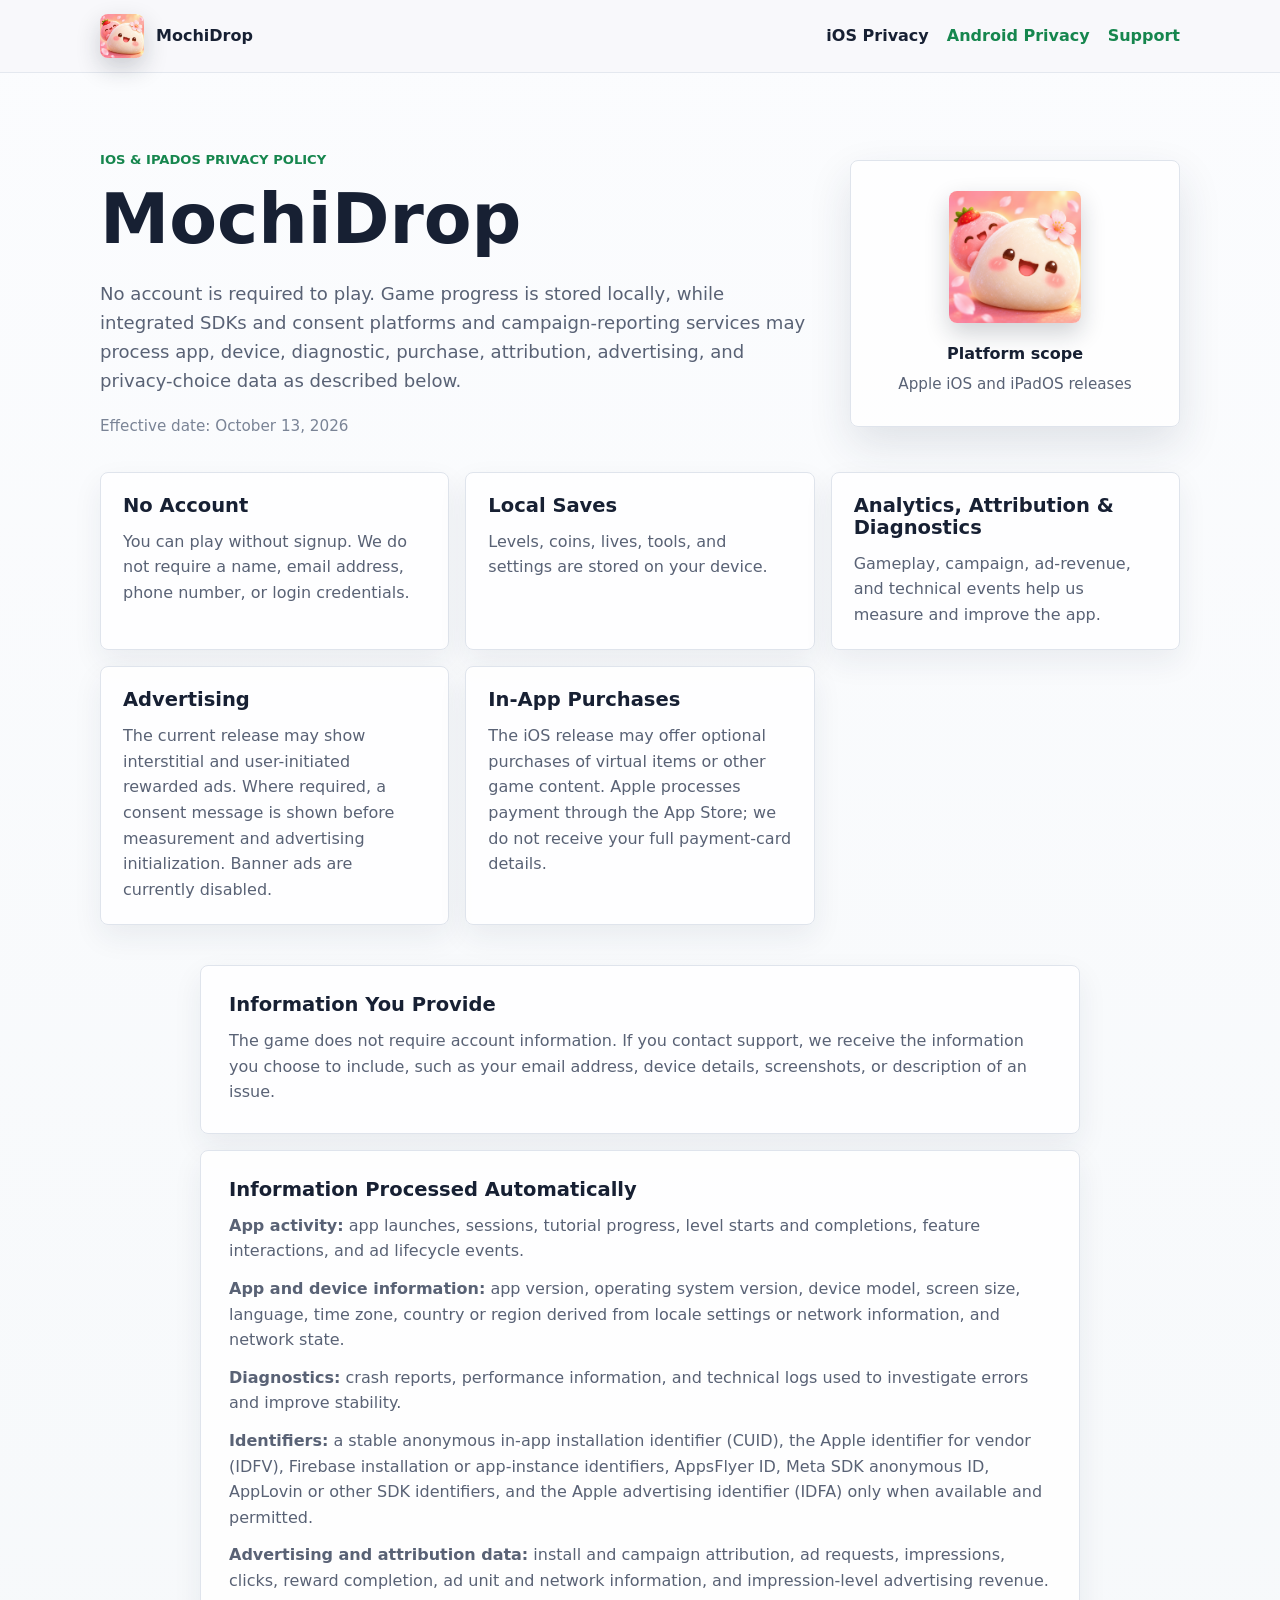
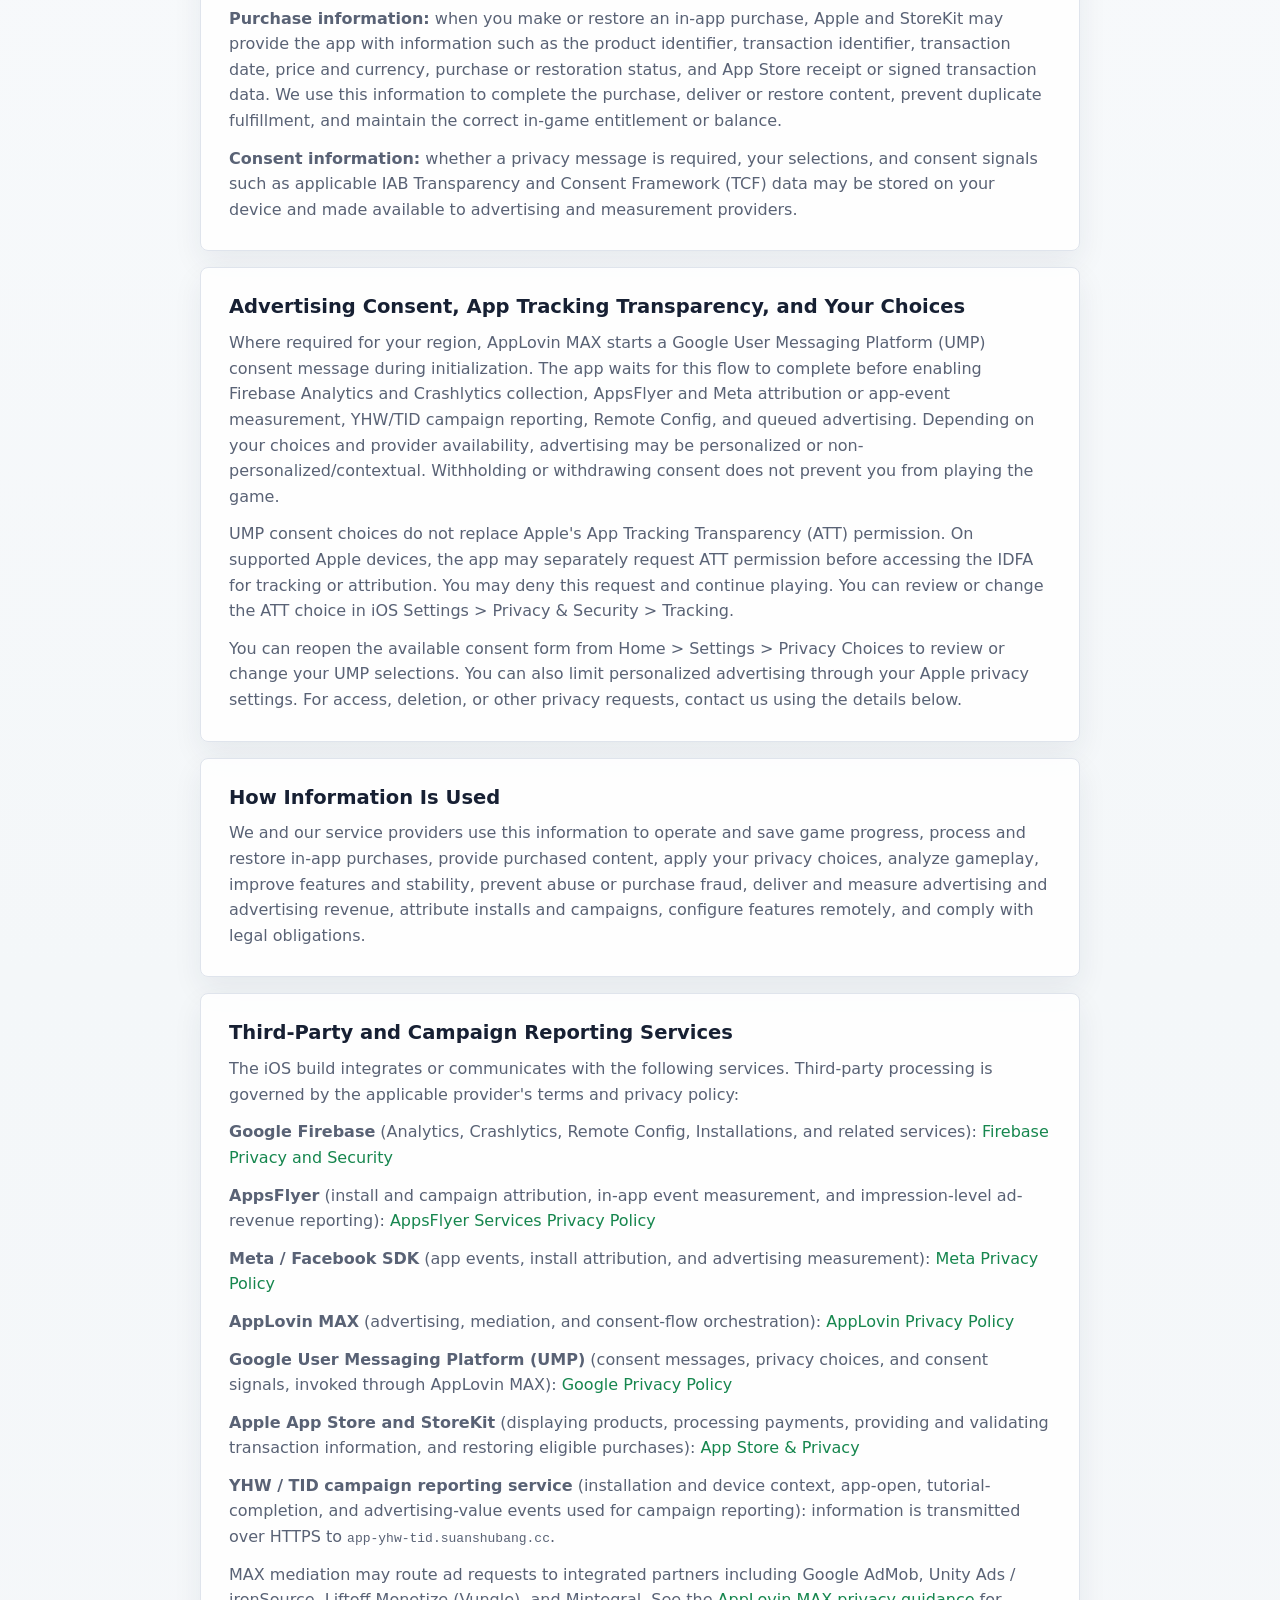
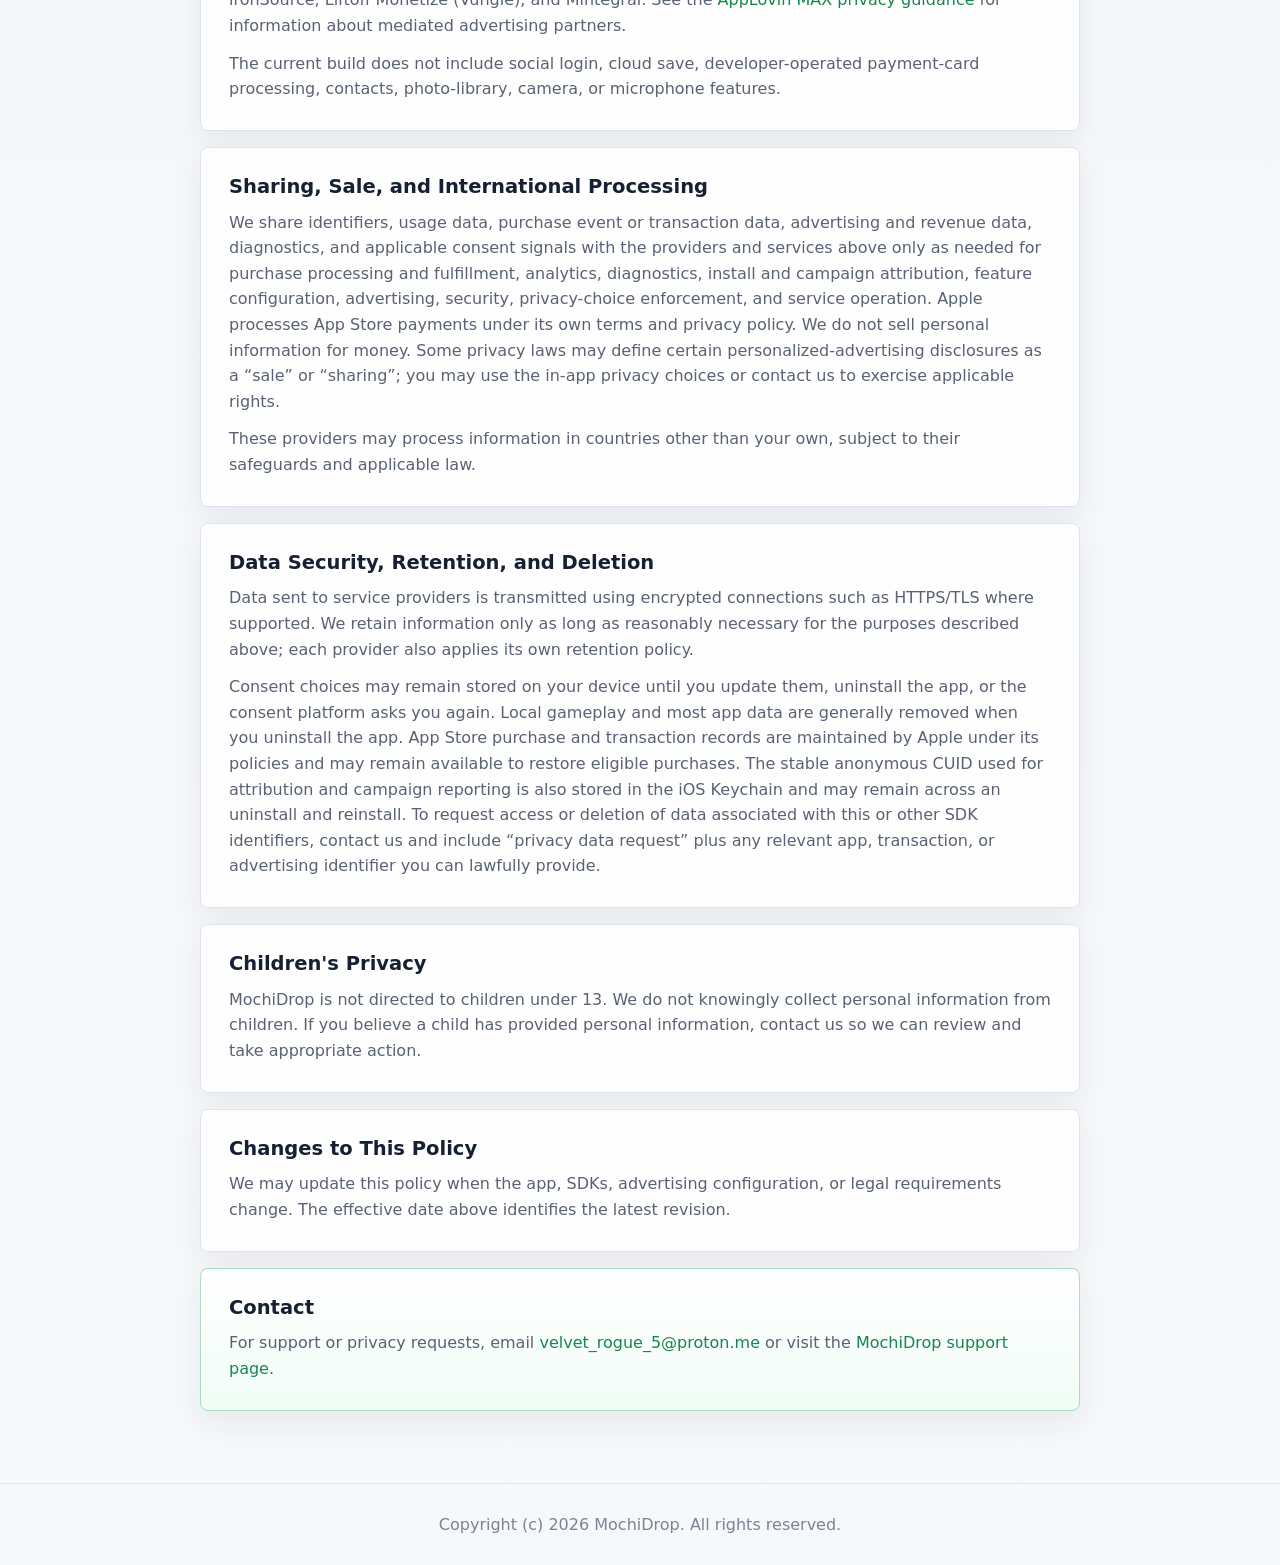
<file: privacy.html>
<!doctype html>
<html lang="en">
<head>
  <meta charset="utf-8">
  <meta name="viewport" content="width=device-width, initial-scale=1">
  <meta name="robots" content="index,follow">
  <meta name="description" content="iOS and iPadOS Privacy Policy for MochiDrop, including in-app purchases, Google UMP consent, analytics, campaign attribution, crash reporting, and AppLovin MAX advertising.">
  <title>iOS Privacy Policy | MochiDrop</title>
  <link rel="icon" href="assets/app-icon.png">
  <link rel="apple-touch-icon" href="assets/app-icon.png">
  <link rel="stylesheet" href="assets/styles.css">
</head>
<body>
  <header class="site-header">
    <nav class="top-nav" aria-label="Page navigation">
      <a class="brand" href="index.html" aria-label="MochiDrop home">
        <img src="assets/app-icon.png" alt="" width="44" height="44">
        <span>MochiDrop</span>
      </a>
      <div class="nav-links">
        <a href="privacy.html" aria-current="page">iOS Privacy</a>
        <a href="android_privacy_policy.html">Android Privacy</a>
        <a href="support/">Support</a>
      </div>
    </nav>
  </header>

  <main>
    <section class="hero">
      <div class="hero-copy">
        <p class="eyebrow">iOS &amp; iPadOS Privacy Policy</p>
        <h1>MochiDrop</h1>
        <p class="lead">
          No account is required to play. Game progress is stored locally, while integrated SDKs and consent
          platforms and campaign-reporting services may process app, device, diagnostic, purchase, attribution, advertising, and privacy-choice data as described below.
        </p>
        <p class="updated">Effective date: October 13, 2026</p>
      </div>
      <div class="hero-badge" aria-label="Privacy summary">
        <img src="assets/app-icon.png" alt="MochiDrop app icon" width="132" height="132">
        <div>
          <strong>Platform scope</strong>
          <span>Apple iOS and iPadOS releases</span>
        </div>
      </div>
    </section>

    <section class="summary-grid" aria-label="Privacy summary cards">
      <article>
        <h2>No Account</h2>
        <p>You can play without signup. We do not require a name, email address, phone number, or login credentials.</p>
      </article>
      <article>
        <h2>Local Saves</h2>
        <p>Levels, coins, lives, tools, and settings are stored on your device.</p>
      </article>
      <article>
        <h2>Analytics, Attribution &amp; Diagnostics</h2>
        <p>Gameplay, campaign, ad-revenue, and technical events help us measure and improve the app.</p>
      </article>
      <article>
        <h2>Advertising</h2>
        <p>The current release may show interstitial and user-initiated rewarded ads. Where required, a consent message is shown before measurement and advertising initialization. Banner ads are currently disabled.</p>
      </article>
      <article>
        <h2>In-App Purchases</h2>
        <p>The iOS release may offer optional purchases of virtual items or other game content. Apple processes payment through the App Store; we do not receive your full payment-card details.</p>
      </article>
    </section>

    <section class="policy">
      <article class="policy-section">
        <h2>Information You Provide</h2>
        <p>The game does not require account information. If you contact support, we receive the information you choose to include, such as your email address, device details, screenshots, or description of an issue.</p>
      </article>

      <article class="policy-section">
        <h2>Information Processed Automatically</h2>
        <p><strong>App activity:</strong> app launches, sessions, tutorial progress, level starts and completions, feature interactions, and ad lifecycle events.</p>
        <p><strong>App and device information:</strong> app version, operating system version, device model, screen size, language, time zone, country or region derived from locale settings or network information, and network state.</p>
        <p><strong>Diagnostics:</strong> crash reports, performance information, and technical logs used to investigate errors and improve stability.</p>
        <p><strong>Identifiers:</strong> a stable anonymous in-app installation identifier (CUID), the Apple identifier for vendor (IDFV), Firebase installation or app-instance identifiers, AppsFlyer ID, Meta SDK anonymous ID, AppLovin or other SDK identifiers, and the Apple advertising identifier (IDFA) only when available and permitted.</p>
        <p><strong>Advertising and attribution data:</strong> install and campaign attribution, ad requests, impressions, clicks, reward completion, ad unit and network information, and impression-level advertising revenue.</p>
        <p><strong>Purchase information:</strong> when you make or restore an in-app purchase, Apple and StoreKit may provide the app with information such as the product identifier, transaction identifier, transaction date, price and currency, purchase or restoration status, and App Store receipt or signed transaction data. We use this information to complete the purchase, deliver or restore content, prevent duplicate fulfillment, and maintain the correct in-game entitlement or balance.</p>
        <p><strong>Consent information:</strong> whether a privacy message is required, your selections, and consent signals such as applicable IAB Transparency and Consent Framework (TCF) data may be stored on your device and made available to advertising and measurement providers.</p>
      </article>

      <article class="policy-section">
        <h2>Advertising Consent, App Tracking Transparency, and Your Choices</h2>
        <p>Where required for your region, AppLovin MAX starts a Google User Messaging Platform (UMP) consent message during initialization. The app waits for this flow to complete before enabling Firebase Analytics and Crashlytics collection, AppsFlyer and Meta attribution or app-event measurement, YHW/TID campaign reporting, Remote Config, and queued advertising. Depending on your choices and provider availability, advertising may be personalized or non-personalized/contextual. Withholding or withdrawing consent does not prevent you from playing the game.</p>
        <p>UMP consent choices do not replace Apple's App Tracking Transparency (ATT) permission. On supported Apple devices, the app may separately request ATT permission before accessing the IDFA for tracking or attribution. You may deny this request and continue playing. You can review or change the ATT choice in iOS Settings &gt; Privacy &amp; Security &gt; Tracking.</p>
        <p>You can reopen the available consent form from Home &gt; Settings &gt; Privacy Choices to review or change your UMP selections. You can also limit personalized advertising through your Apple privacy settings. For access, deletion, or other privacy requests, contact us using the details below.</p>
      </article>

      <article class="policy-section">
        <h2>How Information Is Used</h2>
        <p>We and our service providers use this information to operate and save game progress, process and restore in-app purchases, provide purchased content, apply your privacy choices, analyze gameplay, improve features and stability, prevent abuse or purchase fraud, deliver and measure advertising and advertising revenue, attribute installs and campaigns, configure features remotely, and comply with legal obligations.</p>
      </article>

      <article class="policy-section">
        <h2>Third-Party and Campaign Reporting Services</h2>
        <p>The iOS build integrates or communicates with the following services. Third-party processing is governed by the applicable provider's terms and privacy policy:</p>
        <p><strong>Google Firebase</strong> (Analytics, Crashlytics, Remote Config, Installations, and related services): <a href="https://firebase.google.com/support/privacy/" rel="noopener">Firebase Privacy and Security</a></p>
        <p><strong>AppsFlyer</strong> (install and campaign attribution, in-app event measurement, and impression-level ad-revenue reporting): <a href="https://www.appsflyer.com/legal/services-privacy-policy/" rel="noopener">AppsFlyer Services Privacy Policy</a></p>
        <p><strong>Meta / Facebook SDK</strong> (app events, install attribution, and advertising measurement): <a href="https://www.facebook.com/privacy/policy/" rel="noopener">Meta Privacy Policy</a></p>
        <p><strong>AppLovin MAX</strong> (advertising, mediation, and consent-flow orchestration): <a href="https://www.applovin.com/privacy/" rel="noopener">AppLovin Privacy Policy</a></p>
        <p><strong>Google User Messaging Platform (UMP)</strong> (consent messages, privacy choices, and consent signals, invoked through AppLovin MAX): <a href="https://policies.google.com/privacy" rel="noopener">Google Privacy Policy</a></p>
        <p><strong>Apple App Store and StoreKit</strong> (displaying products, processing payments, providing and validating transaction information, and restoring eligible purchases): <a href="https://www.apple.com/legal/privacy/data/en/app-store/" rel="noopener">App Store &amp; Privacy</a></p>
        <p><strong>YHW / TID campaign reporting service</strong> (installation and device context, app-open, tutorial-completion, and advertising-value events used for campaign reporting): information is transmitted over HTTPS to <code>app-yhw-tid.suanshubang.cc</code>.</p>
        <p>MAX mediation may route ad requests to integrated partners including Google AdMob, Unity Ads / ironSource, Liftoff Monetize (Vungle), and Mintegral. See the <a href="https://developers.applovin.com/en/max/ios/overview/privacy/" rel="noopener">AppLovin MAX privacy guidance</a> for information about mediated advertising partners.</p>
        <p>The current build does not include social login, cloud save, developer-operated payment-card processing, contacts, photo-library, camera, or microphone features.</p>
      </article>

      <article class="policy-section">
        <h2>Sharing, Sale, and International Processing</h2>
        <p>We share identifiers, usage data, purchase event or transaction data, advertising and revenue data, diagnostics, and applicable consent signals with the providers and services above only as needed for purchase processing and fulfillment, analytics, diagnostics, install and campaign attribution, feature configuration, advertising, security, privacy-choice enforcement, and service operation. Apple processes App Store payments under its own terms and privacy policy. We do not sell personal information for money. Some privacy laws may define certain personalized-advertising disclosures as a “sale” or “sharing”; you may use the in-app privacy choices or contact us to exercise applicable rights.</p>
        <p>These providers may process information in countries other than your own, subject to their safeguards and applicable law.</p>
      </article>

      <article class="policy-section">
        <h2>Data Security, Retention, and Deletion</h2>
        <p>Data sent to service providers is transmitted using encrypted connections such as HTTPS/TLS where supported. We retain information only as long as reasonably necessary for the purposes described above; each provider also applies its own retention policy.</p>
        <p>Consent choices may remain stored on your device until you update them, uninstall the app, or the consent platform asks you again. Local gameplay and most app data are generally removed when you uninstall the app. App Store purchase and transaction records are maintained by Apple under its policies and may remain available to restore eligible purchases. The stable anonymous CUID used for attribution and campaign reporting is also stored in the iOS Keychain and may remain across an uninstall and reinstall. To request access or deletion of data associated with this or other SDK identifiers, contact us and include “privacy data request” plus any relevant app, transaction, or advertising identifier you can lawfully provide.</p>
      </article>

      <article class="policy-section">
        <h2>Children's Privacy</h2>
        <p>MochiDrop is not directed to children under 13. We do not knowingly collect personal information from children. If you believe a child has provided personal information, contact us so we can review and take appropriate action.</p>
      </article>

      <article class="policy-section">
        <h2>Changes to This Policy</h2>
        <p>We may update this policy when the app, SDKs, advertising configuration, or legal requirements change. The effective date above identifies the latest revision.</p>
      </article>

      <article id="contact" class="policy-section contact-panel">
        <h2>Contact</h2>
        <p>For support or privacy requests, email <a href="mailto:velvet_rogue_5@proton.me">velvet_rogue_5@proton.me</a> or visit the <a href="support/">MochiDrop support page</a>.</p>
      </article>
    </section>
  </main>

  <footer class="site-footer">
    <p>Copyright (c) 2026 MochiDrop. All rights reserved.</p>
  </footer>
</body>
</html>
</file>
<file: assets/styles.css>
:root {
  color-scheme: light;
  --ink: #172033;
  --muted: #596275;
  --paper: #f7f8fb;
  --panel: #ffffff;
  --line: #dfe4ec;
  --accent: #26aa65;
  --accent-strong: #16864e;
  --gold: #f4b93f;
  --shadow: 0 18px 44px rgba(35, 47, 72, 0.12);
}

* {
  box-sizing: border-box;
}

html {
  scroll-behavior: smooth;
}

body {
  margin: 0;
  background: linear-gradient(180deg, #fbfcfe 0%, #f4f7f9 54%, var(--paper) 100%);
  color: var(--ink);
  font-family: Inter, ui-sans-serif, system-ui, -apple-system, BlinkMacSystemFont, "Segoe UI", sans-serif;
  line-height: 1.6;
}

a {
  color: var(--accent-strong);
  text-decoration: none;
}

a:hover {
  text-decoration: underline;
}

.site-header {
  position: sticky;
  top: 0;
  z-index: 5;
  border-bottom: 1px solid rgba(223, 228, 236, 0.78);
  background: rgba(247, 248, 251, 0.88);
  backdrop-filter: blur(16px);
}

.top-nav {
  display: flex;
  align-items: center;
  justify-content: space-between;
  width: min(1080px, calc(100% - 32px));
  min-height: 72px;
  margin: 0 auto;
}

.brand {
  display: inline-flex;
  align-items: center;
  gap: 12px;
  color: var(--ink);
  font-weight: 800;
}

.nav-links {
  display: flex;
  align-items: center;
  gap: 18px;
  font-weight: 700;
}

.nav-links a[aria-current="page"] {
  color: var(--ink);
}

.brand img,
.hero-badge img,
.redirect-card img {
  border-radius: 8px;
  box-shadow: 0 10px 24px rgba(20, 28, 44, 0.2);
}

.hero {
  display: grid;
  grid-template-columns: minmax(0, 1fr) 330px;
  gap: 32px;
  align-items: center;
  width: min(1080px, calc(100% - 32px));
  margin: 0 auto;
  padding: 76px 0 34px;
}

.support-hero {
  padding-bottom: 44px;
}

.eyebrow {
  margin: 0 0 10px;
  color: var(--accent-strong);
  font-size: 0.82rem;
  font-weight: 800;
  letter-spacing: 0;
  text-transform: uppercase;
}

h1,
h2 {
  margin: 0;
  line-height: 1.12;
  letter-spacing: 0;
}

h1 {
  max-width: 780px;
  font-size: 4.35rem;
}

h2 {
  font-size: 1.22rem;
}

.lead {
  max-width: 760px;
  margin: 22px 0 0;
  color: var(--muted);
  font-size: 1.13rem;
}

.updated {
  margin: 18px 0 0;
  color: #7a8496;
  font-size: 0.95rem;
}

.hero-badge {
  display: grid;
  justify-items: center;
  gap: 18px;
  border: 1px solid var(--line);
  border-radius: 8px;
  background: rgba(255, 255, 255, 0.76);
  padding: 30px;
  box-shadow: var(--shadow);
  text-align: center;
}

.landing-hero {
  padding-top: 56px;
}

.landing-preview {
  justify-items: start;
  text-align: left;
}

.landing-preview p {
  margin: 0;
  color: var(--muted);
  line-height: 1.45;
}

.hero-badge strong,
.hero-badge span {
  display: block;
}

.hero-badge strong {
  margin-bottom: 6px;
  font-size: 1rem;
}

.hero-badge span {
  color: var(--muted);
  font-size: 0.95rem;
}

.summary-grid {
  display: grid;
  grid-template-columns: repeat(3, minmax(0, 1fr));
  gap: 16px;
  width: min(1080px, calc(100% - 32px));
  margin: 0 auto 22px;
}

.summary-grid article,
.policy-section {
  border: 1px solid var(--line);
  border-radius: 8px;
  background: rgba(255, 255, 255, 0.88);
  box-shadow: 0 12px 30px rgba(35, 47, 72, 0.07);
}

.summary-grid article {
  padding: 22px;
}

.summary-grid p,
.policy-section p {
  margin: 12px 0 0;
  color: var(--muted);
}

.policy {
  display: grid;
  gap: 16px;
  width: min(880px, calc(100% - 32px));
  margin: 0 auto;
  padding: 18px 0 72px;
}

.support-content {
  padding-top: 8px;
}

.screenshot-rail {
  display: grid;
  grid-template-columns: repeat(auto-fill, minmax(220px, 1fr));
  gap: 16px;
  margin-top: 12px;
}

.screenshot-card {
  position: relative;
  margin: 0;
  overflow: hidden;
  border: 1px solid var(--line);
  border-radius: 14px;
  background: #ffffff;
  box-shadow: 0 16px 34px rgba(35, 47, 72, 0.12);
  padding: 10px;
}

.screenshot-card img {
  width: 100%;
  display: block;
  border-radius: 9px;
  aspect-ratio: 9 / 19.5;
  object-fit: cover;
  object-position: center top;
}

.policy-section {
  padding: 28px;
}

.hero-shot {
  margin: 0;
  width: 100%;
}

.hero-shot img {
  width: 100%;
  display: block;
  border-radius: 10px;
  aspect-ratio: 9 / 19.5;
  object-fit: cover;
  object-position: center top;
}

.landing-preview {
  padding: 16px;
}

.contact-panel {
  border-color: rgba(38, 170, 101, 0.38);
  background: linear-gradient(180deg, rgba(255, 255, 255, 0.94), rgba(240, 252, 246, 0.92));
}



.site-footer {
  border-top: 1px solid var(--line);
  padding: 28px 16px;
  color: #7a8496;
  text-align: center;
}

.site-footer p {
  margin: 0;
}

.redirect-page {
  display: grid;
  min-height: 100vh;
  place-items: center;
  padding: 24px;
}

.redirect-card {
  width: min(360px, 100%);
  border: 1px solid var(--line);
  border-radius: 8px;
  background: var(--panel);
  padding: 30px;
  box-shadow: var(--shadow);
  text-align: center;
}

.redirect-card h1 {
  margin-top: 16px;
  font-size: 2rem;
}

.redirect-card p {
  color: var(--muted);
}

.button-link {
  display: inline-flex;
  align-items: center;
  justify-content: center;
  min-height: 44px;
  margin-top: 8px;
  border-radius: 8px;
  background: var(--accent);
  color: #ffffff;
  font-weight: 800;
  padding: 0 18px;
}

.button-link:hover {
  background: var(--accent-strong);
  text-decoration: none;
}

.button-link--ghost {
  border: 1px solid var(--line);
  background: transparent;
  color: var(--accent-strong);
}

.button-link--ghost:hover {
  background: rgba(38, 170, 101, 0.1);
}

.cta-row {
  margin-top: 22px;
  display: flex;
  flex-wrap: wrap;
  gap: 10px;
}

.stat-list {
  list-style: none;
  margin: 24px 0 0;
  padding: 0;
  color: var(--muted);
  display: grid;
  gap: 10px;
}

.stat-list strong {
  color: var(--ink);
}

.section-block {
  width: min(1080px, calc(100% - 32px));
  margin: 34px auto 0;
}

.section-header h2 {
  margin: 0 0 16px;
  font-size: 2rem;
}

.section-intro {
  margin: 12px 0 0;
  max-width: 880px;
  color: var(--muted);
}

.feature-grid {
  display: grid;
  grid-template-columns: repeat(3, minmax(0, 1fr));
  gap: 16px;
}

.feature-grid h3,
.faq-list h3 {
  margin: 0;
  font-size: 1.06rem;
  line-height: 1.3;
}

.faq-list {
  display: grid;
  gap: 16px;
}

.faq-list p {
  margin-top: 8px;
}

@media (max-width: 760px) {
  .top-nav {
    width: min(100% - 24px, 1080px);
  }

  .hero {
    grid-template-columns: 1fr;
    width: min(100% - 24px, 1080px);
    padding-top: 44px;
  }

  .top-nav {
    gap: 12px;
  }

  .brand span {
    display: none;
  }

  .nav-links {
    flex-wrap: wrap;
    justify-content: flex-end;
    gap: 10px;
    font-size: 0.82rem;
    line-height: 1.2;
  }

  h1 {
    font-size: 2.85rem;
  }

  .hero-badge {
    justify-items: start;
    grid-template-columns: 76px 1fr;
    text-align: left;
    padding: 18px;
  }

  .hero-badge img {
    width: 76px;
    height: 76px;
  }

  .summary-grid {
    grid-template-columns: 1fr;
    width: min(100% - 24px, 1080px);
  }

  .screenshot-rail {
    grid-template-columns: repeat(2, minmax(0, 1fr));
  }

  .feature-grid {
    grid-template-columns: 1fr;
  }

  .cta-row {
    width: 100%;
    flex-direction: column;
    align-items: flex-start;
  }

  .landing-preview {
    justify-items: start;
  }

  .policy {
    width: min(100% - 24px, 880px);
  }

  .policy-section {
    padding: 22px;
  }
}
</file>
